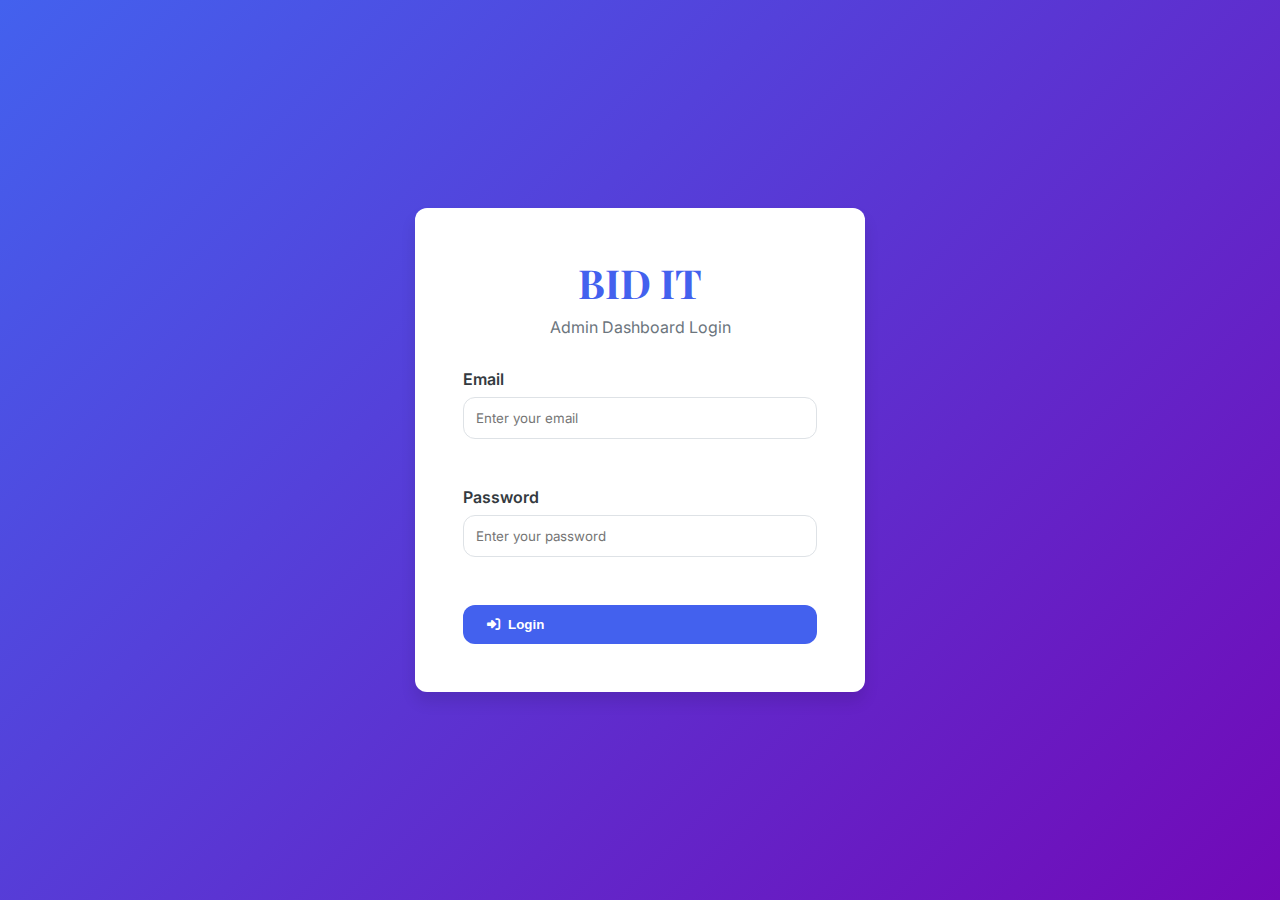
<file: Frontend/admindashboard.html>
<!DOCTYPE html>
<html lang="en">
<head>
  <meta charset="UTF-8" />
  <meta name="viewport" content="width=device-width, initial-scale=1" />
  <title>Admin Dashboard | BID IT</title>
  <link href="https://fonts.googleapis.com/css2?family=Inter:wght@300;400;500;600;700;800&family=Playfair+Display:wght@400;600;700&display=swap" rel="stylesheet">
  <link rel="stylesheet" href="https://cdnjs.cloudflare.com/ajax/libs/font-awesome/6.4.0/css/all.min.css">
  <style>
    :root {
      --primary: #4361ee;
      --primary-dark: #3a56d4;
      --secondary: #7209b7;
      --accent: #f72585;
      --success: #28a745;
      --warning: #ffc107;
      --danger: #dc3545;
      --light: #f8f9fa;
      --dark: #212529;
      --gray-100: #f8f9fa;
      --gray-200: #e9ecef;
      --gray-300: #dee2e6;
      --gray-600: #6c757d;
      --gray-800: #343a40;
      --border-radius: 12px;
      --shadow-sm: 0 2px 4px rgba(0,0,0,0.05);
      --shadow-md: 0 4px 6px rgba(0,0,0,0.07);
      --shadow-lg: 0 10px 15px rgba(0,0,0,0.1);
      --transition: all 0.3s ease;
    }

    * {
      margin: 0;
      padding: 0;
      box-sizing: border-box;
    }

    body {
      font-family: 'Inter', sans-serif;
      background-color: var(--gray-100);
      color: var(--gray-800);
    }

    /* SIDEBAR */
    .sidebar {
      position: fixed;
      left: 0;
      top: 0;
      height: 100vh;
      width: 260px;
      background-color: var(--dark);
      color: white;
      padding: 2rem 0;
      z-index: 1000;
      transition: var(--transition);
      overflow-y: auto;
    }

    .sidebar.collapsed {
      width: 80px;
    }

    .sidebar-header {
      padding: 0 1.5rem 2rem;
      border-bottom: 1px solid rgba(255,255,255,0.1);
      display: flex;
      align-items: center;
      justify-content: space-between;
    }

    .sidebar-brand {
      font-family: 'Playfair Display', serif;
      font-size: 1.5rem;
      font-weight: 700;
      color: var(--primary);
    }

    .sidebar.collapsed .sidebar-brand {
      display: none;
    }

    .sidebar-toggle {
      background: none;
      border: none;
      color: white;
      font-size: 1.2rem;
      cursor: pointer;
    }

    .sidebar-menu {
      list-style: none;
      padding: 1rem 0;
    }

    .sidebar-menu li {
      margin: 0.25rem 0;
    }

    .sidebar-menu a {
      display: flex;
      align-items: center;
      gap: 1rem;
      padding: 1rem 1.5rem;
      color: rgba(255,255,255,0.8);
      text-decoration: none;
      transition: var(--transition);
    }

    .sidebar-menu a:hover,
    .sidebar-menu a.active {
      background-color: rgba(255,255,255,0.1);
      color: white;
    }

    .sidebar-menu i {
      width: 24px;
      text-align: center;
      font-size: 1.2rem;
    }

    .sidebar.collapsed .sidebar-menu span {
      display: none;
    }

    /* MAIN CONTENT */
    .main-content {
      margin-left: 260px;
      transition: var(--transition);
      min-height: 100vh;
    }

    .sidebar.collapsed + .main-content {
      margin-left: 80px;
    }

    /* TOPBAR */
    .topbar {
      background-color: white;
      padding: 1rem 2rem;
      box-shadow: var(--shadow-sm);
      display: flex;
      justify-content: space-between;
      align-items: center;
      position: sticky;
      top: 0;
      z-index: 100;
    }

    .topbar-left h1 {
      font-size: 1.5rem;
      font-weight: 600;
    }

    .topbar-right {
      display: flex;
      align-items: center;
      gap: 1.5rem;
    }

    .notification-icon {
      position: relative;
      cursor: pointer;
      font-size: 1.2rem;
      color: var(--gray-600);
    }

    .notification-badge {
      position: absolute;
      top: -8px;
      right: -8px;
      background-color: var(--danger);
      color: white;
      border-radius: 50%;
      width: 18px;
      height: 18px;
      font-size: 0.7rem;
      display: flex;
      align-items: center;
      justify-content: center;
    }

    .admin-profile {
      display: flex;
      align-items: center;
      gap: 0.75rem;
      cursor: pointer;
      padding: 0.5rem;
      border-radius: var(--border-radius);
      transition: var(--transition);
    }

    .admin-profile:hover {
      background-color: var(--gray-100);
    }

    .admin-avatar {
      width: 40px;
      height: 40px;
      border-radius: 50%;
      background: linear-gradient(135deg, var(--primary), var(--secondary));
      display: flex;
      align-items: center;
      justify-content: center;
      color: white;
      font-weight: 600;
    }

    /* CONTENT AREA */
    .content-area {
      padding: 2rem;
    }

    /* STATS CARDS */
    .stats-grid {
      display: grid;
      grid-template-columns: repeat(auto-fit, minmax(250px, 1fr));
      gap: 1.5rem;
      margin-bottom: 2rem;
    }

    .stat-card {
      background-color: white;
      padding: 1.5rem;
      border-radius: var(--border-radius);
      box-shadow: var(--shadow-sm);
      transition: var(--transition);
    }

    .stat-card:hover {
      transform: translateY(-5px);
      box-shadow: var(--shadow-md);
    }

    .stat-header {
      display: flex;
      justify-content: space-between;
      align-items: center;
      margin-bottom: 1rem;
    }

    .stat-icon {
      width: 50px;
      height: 50px;
      border-radius: 12px;
      display: flex;
      align-items: center;
      justify-content: center;
      font-size: 1.5rem;
      color: white;
    }

    .stat-icon.primary { background: linear-gradient(135deg, var(--primary), var(--primary-dark)); }
    .stat-icon.success { background: linear-gradient(135deg, var(--success), #1e7e34); }
    .stat-icon.warning { background: linear-gradient(135deg, var(--warning), #e0a800); }
    .stat-icon.danger { background: linear-gradient(135deg, var(--danger), #bd2130); }

    .stat-value {
      font-size: 2rem;
      font-weight: 700;
      color: var(--dark);
      margin-bottom: 0.25rem;
    }

    .stat-label {
      color: var(--gray-600);
      font-size: 0.9rem;
    }

    .stat-change {
      font-size: 0.85rem;
      margin-top: 0.5rem;
    }

    .stat-change.positive {
      color: var(--success);
    }

    .stat-change.negative {
      color: var(--danger);
    }

    /* CHARTS SECTION */
    .charts-section {
      display: grid;
      grid-template-columns: 2fr 1fr;
      gap: 1.5rem;
      margin-bottom: 2rem;
    }

    .chart-card {
      background-color: white;
      padding: 1.5rem;
      border-radius: var(--border-radius);
      box-shadow: var(--shadow-sm);
    }

    .chart-header {
      display: flex;
      justify-content: space-between;
      align-items: center;
      margin-bottom: 1.5rem;
    }

    .chart-header h3 {
      font-size: 1.2rem;
      font-weight: 600;
    }

    .chart-filter {
      padding: 0.5rem 1rem;
      border: 1px solid var(--gray-300);
      border-radius: var(--border-radius);
      background-color: white;
      cursor: pointer;
    }

    .chart-placeholder {
      height: 300px;
      background: linear-gradient(135deg, var(--gray-100), var(--gray-200));
      border-radius: var(--border-radius);
      display: flex;
      align-items: center;
      justify-content: center;
      color: var(--gray-600);
    }

    /* DATA TABLE */
    .data-table-section {
      background-color: white;
      padding: 1.5rem;
      border-radius: var(--border-radius);
      box-shadow: var(--shadow-sm);
      margin-bottom: 2rem;
    }

    .table-header {
      display: flex;
      justify-content: space-between;
      align-items: center;
      margin-bottom: 1.5rem;
    }

    .table-header h3 {
      font-size: 1.2rem;
      font-weight: 600;
    }

    .table-actions {
      display: flex;
      gap: 1rem;
    }

    .search-box {
      padding: 0.5rem 1rem;
      border: 1px solid var(--gray-300);
      border-radius: var(--border-radius);
      width: 250px;
    }

    .btn {
      padding: 0.75rem 1.5rem;
      border-radius: var(--border-radius);
      border: none;
      font-weight: 600;
      cursor: pointer;
      transition: var(--transition);
      display: inline-flex;
      align-items: center;
      gap: 0.5rem;
    }

    .btn-primary {
      background-color: var(--primary);
      color: white;
    }

    .btn-primary:hover {
      background-color: var(--primary-dark);
    }

    .btn-success {
      background-color: var(--success);
      color: white;
    }

    .btn-danger {
      background-color: var(--danger);
      color: white;
    }

    .btn-sm {
      padding: 0.5rem 1rem;
      font-size: 0.85rem;
    }

    table {
      width: 100%;
      border-collapse: collapse;
    }

    thead {
      background-color: var(--gray-100);
    }

    th, td {
      padding: 1rem;
      text-align: left;
      border-bottom: 1px solid var(--gray-200);
    }

    th {
      font-weight: 600;
      color: var(--gray-800);
    }

    tbody tr:hover {
      background-color: var(--gray-100);
    }

    .status-badge {
      padding: 0.25rem 0.75rem;
      border-radius: 50px;
      font-size: 0.8rem;
      font-weight: 600;
    }

    .status-active {
      background-color: #d4edda;
      color: #155724;
    }

    .status-pending {
      background-color: #fff3cd;
      color: #856404;
    }

    .status-blocked {
      background-color: #f8d7da;
      color: #721c24;
    }

    .action-buttons {
      display: flex;
      gap: 0.5rem;
    }

    .action-btn {
      background: none;
      border: none;
      cursor: pointer;
      padding: 0.5rem;
      border-radius: 6px;
      transition: var(--transition);
    }

    .action-btn:hover {
      background-color: var(--gray-200);
    }

    .action-btn.edit { color: var(--primary); }
    .action-btn.delete { color: var(--danger); }
    .action-btn.view { color: var(--success); }

    /* MODAL */
    .modal {
      position: fixed;
      top: 0;
      left: 0;
      width: 100%;
      height: 100%;
      background-color: rgba(0,0,0,0.5);
      display: none;
      align-items: center;
      justify-content: center;
      z-index: 2000;
    }

    .modal.active {
      display: flex;
    }

    .modal-content {
      background-color: white;
      padding: 2rem;
      border-radius: var(--border-radius);
      width: 90%;
      max-width: 600px;
      max-height: 90vh;
      overflow-y: auto;
    }

    .modal-header {
      display: flex;
      justify-content: space-between;
      align-items: center;
      margin-bottom: 1.5rem;
    }

    .modal-header h2 {
      font-size: 1.5rem;
    }

    .close-modal {
      background: none;
      border: none;
      font-size: 1.5rem;
      cursor: pointer;
      color: var(--gray-600);
    }

    .form-group {
      margin-bottom: 1.5rem;
    }

    .form-group label {
      display: block;
      margin-bottom: 0.5rem;
      font-weight: 600;
      color: var(--gray-800);
    }

    .form-group input,
    .form-group select,
    .form-group textarea {
      width: 100%;
      padding: 0.75rem;
      border: 1px solid var(--gray-300);
      border-radius: var(--border-radius);
      font-family: inherit;
    }

    .form-group textarea {
      min-height: 100px;
      resize: vertical;
    }

    /* LOGIN PAGE */
    .login-container {
      min-height: 100vh;
      display: flex;
      align-items: center;
      justify-content: center;
      background: linear-gradient(135deg, var(--primary), var(--secondary));
    }

    .login-box {
      background-color: white;
      padding: 3rem;
      border-radius: var(--border-radius);
      box-shadow: var(--shadow-lg);
      width: 90%;
      max-width: 450px;
    }

    .login-header {
      text-align: center;
      margin-bottom: 2rem;
    }

    .login-header h1 {
      font-family: 'Playfair Display', serif;
      color: var(--primary);
      font-size: 2.5rem;
      margin-bottom: 0.5rem;
    }

    .login-header p {
      color: var(--gray-600);
    }

    .login-form {
      display: flex;
      flex-direction: column;
      gap: 1.5rem;
    }

    .error-message {
      background-color: #f8d7da;
      color: #721c24;
      padding: 0.75rem;
      border-radius: var(--border-radius);
      display: none;
    }

    .error-message.show {
      display: block;
    }

    /* RESPONSIVE */
    @media (max-width: 1024px) {
      .charts-section {
        grid-template-columns: 1fr;
      }
    }

    @media (max-width: 768px) {
      .sidebar {
        width: 80px;
      }

      .sidebar-brand,
      .sidebar-menu span {
        display: none;
      }

      .main-content {
        margin-left: 80px;
      }

      .topbar {
        padding: 1rem;
      }

      .content-area {
        padding: 1rem;
      }

      .stats-grid {
        grid-template-columns: 1fr;
      }

      .table-actions {
        flex-direction: column;
      }

      .search-box {
        width: 100%;
      }
    }
  </style>
</head>
<body>

  <!-- LOGIN PAGE -->
  <div id="loginPage" class="login-container">
    <div class="login-box">
      <div class="login-header">
        <h1>BID IT</h1>
        <p>Admin Dashboard Login</p>
      </div>
      <form id="loginForm" class="login-form">
        <div class="error-message" id="loginError"></div>
        <div class="form-group">
          <label for="loginEmail">Email</label>
          <input type="email" id="loginEmail" placeholder="Enter your email" required />
        </div>
        <div class="form-group">
          <label for="loginPassword">Password</label>
          <input type="password" id="loginPassword" placeholder="Enter your password" required />
        </div>
        <button type="submit" class="btn btn-primary" style="width: 100%;">
          <i class="fas fa-sign-in-alt"></i> Login
        </button>
      </form>
    </div>
  </div>

  <!-- ADMIN DASHBOARD -->
  <div id="adminDashboard" style="display: none;">
    <!-- SIDEBAR -->
    <aside class="sidebar" id="sidebar">
      <div class="sidebar-header">
        <div class="sidebar-brand">BID IT</div>
        <button class="sidebar-toggle" onclick="toggleSidebar()">
          <i class="fas fa-bars"></i>
        </button>
      </div>
      <ul class="sidebar-menu">
        <li><a href="#" class="active" onclick="showSection('dashboard')"><i class="fas fa-home"></i><span>Dashboard</span></a></li>
        <li><a href="#" onclick="showSection('users')"><i class="fas fa-users"></i><span>Users</span></a></li>
        <li><a href="#" onclick="showSection('products')"><i class="fas fa-box"></i><span>Products</span></a></li>
        <li><a href="#" onclick="showSection('orders')"><i class="fas fa-shopping-cart"></i><span>Orders</span></a></li>
        <li><a href="#" onclick="showSection('auctions')"><i class="fas fa-gavel"></i><span>Auctions</span></a></li>
        <li><a href="#" onclick="showSection('flash-sales')"><i class="fas fa-bolt"></i><span>Flash Sales</span></a></li>
        <li><a href="#" onclick="showSection('universities')"><i class="fas fa-university"></i><span>Universities</span></a></li>
        <li><a href="#" onclick="showSection('reports')"><i class="fas fa-flag"></i><span>Reports</span></a></li>
        <li><a href="#" onclick="showSection('analytics')"><i class="fas fa-chart-line"></i><span>Analytics</span></a></li>
        <li><a href="#" onclick="showSection('settings')"><i class="fas fa-cog"></i><span>Settings</span></a></li>
        <li><a href="#" onclick="logout()"><i class="fas fa-sign-out-alt"></i><span>Logout</span></a></li>
      </ul>
    </aside>

    <!-- MAIN CONTENT -->
    <div class="main-content">
      <!-- TOPBAR -->
      <div class="topbar">
        <div class="topbar-left">
          <h1 id="pageTitle">Dashboard Overview</h1>
        </div>
        <div class="topbar-right">
          <div class="notification-icon">
            <i class="fas fa-bell"></i>
            <span class="notification-badge">5</span>
          </div>
          <div class="admin-profile">
            <div class="admin-avatar">A</div>
            <div>
              <div style="font-weight: 600; font-size: 0.9rem;">Admin</div>
              <div style="font-size: 0.75rem; color: var(--gray-600);">Administrator</div>
            </div>
          </div>
        </div>
      </div>

      <!-- CONTENT AREA -->
      <div class="content-area">
        <!-- DASHBOARD SECTION -->
        <div id="dashboardSection">
          <!-- STATS CARDS -->
          <div class="stats-grid">
            <div class="stat-card">
              <div class="stat-header">
                <div>
                  <div class="stat-value" id="totalUsers">0</div>
                  <div class="stat-label">Total Users</div>
                </div>
                <div class="stat-icon primary">
                  <i class="fas fa-users"></i>
                </div>
              </div>
              <div class="stat-change positive">
                <i class="fas fa-arrow-up"></i> 12% from last month
              </div>
            </div>

            <div class="stat-card">
              <div class="stat-header">
                <div>
                  <div class="stat-value" id="totalProducts">0</div>
                  <div class="stat-label">Total Products</div>
                </div>
                <div class="stat-icon success">
                  <i class="fas fa-box"></i>
                </div>
              </div>
              <div class="stat-change positive">
                <i class="fas fa-arrow-up"></i> 8% from last month
              </div>
            </div>

            <div class="stat-card">
              <div class="stat-header">
                <div>
                  <div class="stat-value" id="totalOrders">0</div>
                  <div class="stat-label">Total Orders</div>
                </div>
                <div class="stat-icon warning">
                  <i class="fas fa-shopping-cart"></i>
                </div>
              </div>
              <div class="stat-change positive">
                <i class="fas fa-arrow-up"></i> 15% from last month
              </div>
            </div>

            <div class="stat-card">
              <div class="stat-header">
                <div>
                  <div class="stat-value" id="totalRevenue">₦0</div>
                  <div class="stat-label">Total Revenue</div>
                </div>
                <div class="stat-icon danger">
                  <i class="fas fa-dollar-sign"></i>
                </div>
              </div>
              <div class="stat-change positive">
                <i class="fas fa-arrow-up"></i> 23% from last month
              </div>
            </div>
          </div>

          <!-- CHARTS -->
          <div class="charts-section">
            <div class="chart-card">
              <div class="chart-header">
                <h3>Sales Overview</h3>
                <select class="chart-filter">
                  <option>Last 7 Days</option>
                  <option>Last 30 Days</option>
                  <option>Last Year</option>
                </select>
              </div>
              <div class="chart-placeholder">
                <i class="fas fa-chart-line" style="font-size: 3rem;"></i>
              </div>
            </div>

            <div class="chart-card">
              <div class="chart-header">
                <h3>Top Categories</h3>
              </div>
              <div class="chart-placeholder">
                <i class="fas fa-chart-pie" style="font-size: 3rem;"></i>
              </div>
            </div>
          </div>

          <!-- RECENT ACTIVITY -->
          <div class="data-table-section">
            <div class="table-header">
              <h3>Recent Orders</h3>
              <button class="btn btn-primary btn-sm">View All</button>
            </div>
            <table>
              <thead>
                <tr>
                  <th>Order ID</th>
                  <th>Customer</th>
                  <th>Product</th>
                  <th>Amount</th>
                  <th>Status</th>
                  <th>Date</th>
                </tr>
              </thead>
              <tbody id="recentOrdersTable">
                <tr>
                  <td colspan="6" style="text-align: center; padding: 2rem;">No data available</td>
                </tr>
              </tbody>
            </table>
          </div>
        </div>

        <!-- USERS SECTION -->
        <div id="usersSection" style="display: none;">
          <div class="data-table-section">
            <div class="table-header">
              <h3>All Users</h3>
              <div class="table-actions">
                <input type="search" class="search-box" placeholder="Search users..." />
                <button class="btn btn-primary btn-sm">
                  <i class="fas fa-filter"></i> Filter
                </button>
              </div>
            </div>
            <table>
              <thead>
                <tr>
                  <th>ID</th>
                  <th>Name</th>
                  <th>Email</th>
                  <th>University</th>
                  <th>Role</th>
                  <th>Status</th>
                  <th>Joined</th>
                  <th>Actions</th>
                </tr>
              </thead>
              <tbody id="usersTable">
                <tr>
                  <td colspan="8" style="text-align: center; padding: 2rem;">Loading...</td>
                </tr>
              </tbody>
            </table>
          </div>
        </div>

        <!-- PRODUCTS SECTION -->
        <div id="productsSection" style="display: none;">
          <div class="data-table-section">
            <div class="table-header">
              <h3>All Products</h3>
              <div class="table-actions">
                <input type="search" class="search-box" placeholder="Search products..." />
                <button class="btn btn-primary btn-sm" onclick="openCreateFlashSale()">
                  <i class="fas fa-bolt"></i> Create Flash Sale
                </button>
              </div>
            </div>
            <table>
              <thead>
                <tr>
                  <th>ID</th>
                  <th>Title</th>
                  <th>Category</th>
                  <th>Price</th>
                  <th>Seller</th>
                  <th>Status</th>
                  <th>Views</th>
                  <th>Actions</th>
                </tr>
              </thead>
              <tbody id="productsTable">
                <tr>
                  <td colspan="8" style="text-align: center; padding: 2rem;">Loading...</td>
                </tr>
              </tbody>
            </table>
          </div>
        </div>

        <!-- OTHER SECTIONS (Orders, Auctions, etc.) -->
        <div id="ordersSection" style="display: none;">
          <div class="data-table-section">
            <h3>Orders Management</h3>
            <p style="color: var(--gray-600); padding: 2rem;">Orders section coming soon...</p>
          </div>
        </div>

        <div id="auctionsSection" style="display: none;">
          <div class="data-table-section">
            <h3>Auctions Management</h3>
            <p style="color: var(--gray-600); padding: 2rem;">Auctions section coming soon...</p>
          </div>
        </div>

        <div id="flashSalesSection" style="display: none;">
          <div class="data-table-section">
            <h3>Flash Sales Management</h3>
            <p style="color: var(--gray-600); padding: 2rem;">Flash sales section coming soon...</p>
          </div>
        </div>

        <div id="universitiesSection" style="display: none;">
          <div class="data-table-section">
            <h3>Universities Management</h3>
            <p style="color: var(--gray-600); padding: 2rem;">Universities section coming soon...</p>
          </div>
        </div>

        <div id="reportsSection" style="display: none;">
          <div class="data-table-section">
            <h3>Reports & Flags</h3>
            <p style="color: var(--gray-600); padding: 2rem;">Reports section coming soon...</p>
          </div>
        </div>

        <div id="analyticsSection" style="display: none;">
          <div class="data-table-section">
            <h3>Analytics</h3>
            <p style="color: var(--gray-600); padding: 2rem;">Analytics section coming soon...</p>
          </div>
        </div>

        <div id="settingsSection" style="display: none;">
          <div class="data-table-section">
            <h3>Settings</h3>
            <p style="color: var(--gray-600); padding: 2rem;">Settings section coming soon...</p>
          </div>
        </div>
      </div>
    </div>
  </div>

  <!-- CREATE FLASH SALE MODAL -->
  <div id="flashSaleModal" class="modal">
    <div class="modal-content">
      <div class="modal-header">
        <h2>Create Flash Sale</h2>
        <button class="close-modal" onclick="closeFlashSaleModal()">&times;</button>
      </div>
      <form id="flashSaleForm">
        <div class="form-group">
          <label>Product ID</label>
          <input type="number" id="flashProductId" required />
        </div>
        <div class="form-group">
          <label>Flash Price (₦)</label>
          <input type="number" id="flashPrice" required />
        </div>
        <div class="form-group">
          <label>Discount Percentage</label>
          <input type="number" id="flashDiscount" min="1" max="100" required />
        </div>
        <div class="form-group">
          <label>End Time</label>
          <input type="datetime-local" id="flashEndTime" required />
        </div>
        <div class="form-group">
          <label>Quantity Limit (Optional)</label>
          <input type="number" id="flashQuantity" />
        </div>
        <button type="submit" class="btn btn-primary" style="width: 100%;">
          <i class="fas fa-bolt"></i> Create Flash Sale
        </button>
      </form>
    </div>
  </div>

  <script src="admindashboard.js"></script>
</body>
</html>
</file>
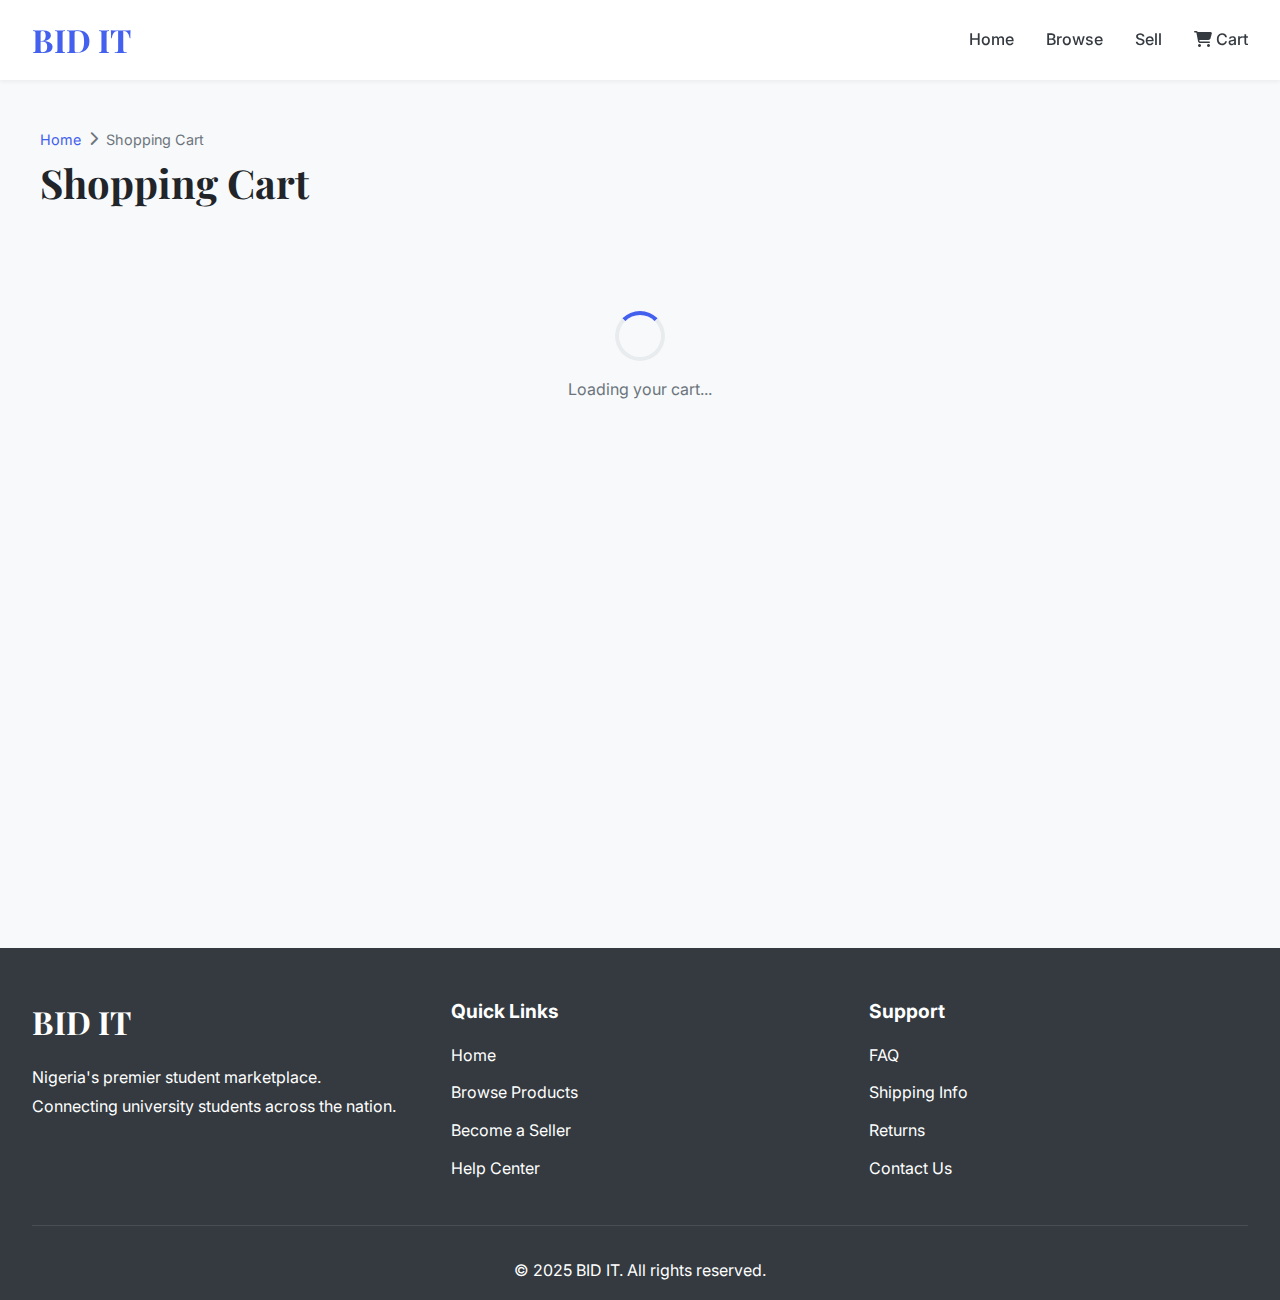
<file: Frontend/cart.html>
<!DOCTYPE html>
<html lang="en">
<head>
  <meta charset="UTF-8" />
  <meta name="viewport" content="width=device-width, initial-scale=1" />
  <title>Shopping Cart | BID IT</title>
  <link href="https://fonts.googleapis.com/css2?family=Inter:wght@300;400;500;600;700;800&family=Playfair+Display:wght@400;600;700&display=swap" rel="stylesheet">
  <link rel="stylesheet" href="https://cdnjs.cloudflare.com/ajax/libs/font-awesome/6.4.0/css/all.min.css">
  <style>
    :root {
      --primary: #4361ee;
      --primary-dark: #3a56d4;
      --secondary: #7209b7;
      --accent: #f72585;
      --success: #28a745;
      --danger: #dc3545;
      --warning: #ffc107;
      --light: #f8f9fa;
      --dark: #212529;
      --gray-100: #f8f9fa;
      --gray-200: #e9ecef;
      --gray-300: #dee2e6;
      --gray-600: #6c757d;
      --gray-800: #343a40;
      --border-radius: 12px;
      --shadow-sm: 0 2px 4px rgba(0,0,0,0.05);
      --shadow-md: 0 4px 6px rgba(0,0,0,0.07);
      --shadow-lg: 0 10px 15px rgba(0,0,0,0.1);
      --transition: all 0.3s ease;
    }

    * {
      margin: 0;
      padding: 0;
      box-sizing: border-box;
    }

    body {
      font-family: 'Inter', -apple-system, BlinkMacSystemFont, 'Segoe UI', Roboto, Oxygen, Ubuntu, Cantarell, sans-serif;
      line-height: 1.6;
      color: var(--gray-800);
      background-color: var(--gray-100);
    }

    /* NAVBAR */
    .navbar {
      background-color: white;
      position: fixed;
      top: 0;
      width: 100%;
      z-index: 1000;
      box-shadow: var(--shadow-sm);
      padding: 1rem 0;
      height: 80px;
    }

    .navbar-container {
      display: flex;
      align-items: center;
      justify-content: space-between;
      max-width: 1400px;
      margin: 0 auto;
      padding: 0 2rem;
      height: 100%;
    }

    .navbar-brand {
      font-family: 'Playfair Display', serif;
      font-size: 2rem;
      color: var(--primary);
      font-weight: 700;
      text-decoration: none;
    }

    .navbar-links {
      display: flex;
      gap: 2rem;
      align-items: center;
    }

    .navbar-links a {
      color: var(--gray-800);
      text-decoration: none;
      font-weight: 500;
      transition: var(--transition);
    }

    .navbar-links a:hover {
      color: var(--primary);
    }

    /* MAIN CONTENT */
    .main-content {
      margin-top: 80px;
      min-height: calc(100vh - 80px);
      padding: 3rem 2rem;
    }

    .container {
      max-width: 1200px;
      margin: 0 auto;
    }

    .page-header {
      margin-bottom: 2rem;
    }

    .page-header h1 {
      font-size: 2.5rem;
      font-family: 'Playfair Display', serif;
      color: var(--dark);
      margin-bottom: 0.5rem;
    }

    .breadcrumb {
      display: flex;
      align-items: center;
      gap: 0.5rem;
      font-size: 0.9rem;
      color: var(--gray-600);
    }

    .breadcrumb a {
      color: var(--primary);
      text-decoration: none;
    }

    /* CART LAYOUT */
    .cart-layout {
      display: grid;
      grid-template-columns: 1fr 400px;
      gap: 2rem;
    }

    /* CART ITEMS */
    .cart-items {
      background: white;
      border-radius: var(--border-radius);
      box-shadow: var(--shadow-sm);
      padding: 2rem;
    }

    .cart-items-header {
      display: flex;
      justify-content: space-between;
      align-items: center;
      margin-bottom: 1.5rem;
      padding-bottom: 1rem;
      border-bottom: 2px solid var(--gray-200);
    }

    .cart-items-header h2 {
      font-size: 1.5rem;
      font-family: 'Playfair Display', serif;
    }

    .clear-cart-btn {
      background: none;
      border: none;
      color: var(--danger);
      cursor: pointer;
      font-weight: 600;
      transition: var(--transition);
    }

    .clear-cart-btn:hover {
      text-decoration: underline;
    }

    .cart-item {
      display: flex;
      gap: 1.5rem;
      padding: 1.5rem 0;
      border-bottom: 1px solid var(--gray-200);
      transition: var(--transition);
    }

    .cart-item:hover {
      background-color: var(--gray-100);
      padding-left: 1rem;
      padding-right: 1rem;
      margin-left: -1rem;
      margin-right: -1rem;
      border-radius: var(--border-radius);
    }

    .cart-item-image {
      width: 120px;
      height: 120px;
      border-radius: var(--border-radius);
      overflow: hidden;
      flex-shrink: 0;
    }

    .cart-item-image img {
      width: 100%;
      height: 100%;
      object-fit: cover;
    }

    .cart-item-details {
      flex: 1;
      display: flex;
      flex-direction: column;
      justify-content: space-between;
    }

    .cart-item-title {
      font-size: 1.1rem;
      font-weight: 600;
      margin-bottom: 0.5rem;
      color: var(--dark);
    }

    .cart-item-seller {
      font-size: 0.9rem;
      color: var(--gray-600);
      margin-bottom: 0.5rem;
    }

    .cart-item-price {
      font-size: 1.3rem;
      font-weight: 700;
      color: var(--primary);
    }

    .cart-item-actions {
      display: flex;
      align-items: center;
      gap: 1rem;
    }

    .quantity-control {
      display: flex;
      align-items: center;
      gap: 0.5rem;
      background: var(--gray-100);
      padding: 0.5rem;
      border-radius: var(--border-radius);
    }

    .quantity-btn {
      width: 30px;
      height: 30px;
      border: none;
      background: white;
      border-radius: 6px;
      cursor: pointer;
      font-weight: 600;
      transition: var(--transition);
    }

    .quantity-btn:hover {
      background: var(--primary);
      color: white;
    }

    .quantity-value {
      min-width: 30px;
      text-align: center;
      font-weight: 600;
    }

    .remove-btn {
      background: none;
      border: none;
      color: var(--danger);
      cursor: pointer;
      font-size: 1.2rem;
      padding: 0.5rem;
      transition: var(--transition);
    }

    .remove-btn:hover {
      transform: scale(1.2);
    }

    /* CART SUMMARY */
    .cart-summary {
      position: sticky;
      top: 100px;
      height: fit-content;
    }

    .summary-card {
      background: white;
      border-radius: var(--border-radius);
      box-shadow: var(--shadow-sm);
      padding: 2rem;
    }

    .summary-card h3 {
      font-size: 1.3rem;
      font-family: 'Playfair Display', serif;
      margin-bottom: 1.5rem;
      padding-bottom: 1rem;
      border-bottom: 2px solid var(--gray-200);
    }

    .summary-row {
      display: flex;
      justify-content: space-between;
      margin-bottom: 1rem;
      color: var(--gray-600);
    }

    .summary-row.total {
      margin-top: 1.5rem;
      padding-top: 1.5rem;
      border-top: 2px solid var(--gray-200);
      font-size: 1.2rem;
      font-weight: 700;
      color: var(--dark);
    }

    .summary-row.total .amount {
      color: var(--primary);
      font-size: 1.5rem;
    }

    .checkout-btn {
      width: 100%;
      padding: 1.25rem;
      background: linear-gradient(135deg, var(--primary), var(--secondary));
      color: white;
      border: none;
      border-radius: var(--border-radius);
      font-size: 1.1rem;
      font-weight: 600;
      cursor: pointer;
      transition: var(--transition);
      margin-top: 1.5rem;
      display: flex;
      align-items: center;
      justify-content: center;
      gap: 0.5rem;
    }

    .checkout-btn:hover {
      transform: translateY(-2px);
      box-shadow: var(--shadow-lg);
    }

    .checkout-btn:disabled {
      opacity: 0.6;
      cursor: not-allowed;
    }

    .continue-shopping {
      width: 100%;
      padding: 1rem;
      background: white;
      color: var(--primary);
      border: 2px solid var(--primary);
      border-radius: var(--border-radius);
      font-weight: 600;
      cursor: pointer;
      transition: var(--transition);
      margin-top: 1rem;
      text-decoration: none;
      display: block;
      text-align: center;
    }

    .continue-shopping:hover {
      background: var(--primary);
      color: white;
    }

    /* EMPTY CART */
    .empty-cart {
      text-align: center;
      padding: 4rem 2rem;
      background: white;
      border-radius: var(--border-radius);
      box-shadow: var(--shadow-sm);
    }

    .empty-cart i {
      font-size: 5rem;
      color: var(--gray-300);
      margin-bottom: 1.5rem;
    }

    .empty-cart h3 {
      font-size: 1.8rem;
      font-family: 'Playfair Display', serif;
      margin-bottom: 1rem;
    }

    .empty-cart p {
      color: var(--gray-600);
      margin-bottom: 2rem;
      font-size: 1.1rem;
    }

    /* LOADING STATE */
    .loading {
      display: flex;
      flex-direction: column;
      align-items: center;
      justify-content: center;
      padding: 4rem;
      color: var(--gray-600);
    }

    .spinner {
      border: 4px solid var(--gray-200);
      border-top: 4px solid var(--primary);
      border-radius: 50%;
      width: 50px;
      height: 50px;
      animation: spin 1s linear infinite;
      margin-bottom: 1rem;
    }

    @keyframes spin {
      0% { transform: rotate(0deg); }
      100% { transform: rotate(360deg); }
    }

    /* FOOTER */
    .site-footer {
      background-color: var(--gray-800);
      color: white;
      padding: 3rem 2rem 1rem;
      margin-top: 3rem;
    }

    .footer-content {
      display: grid;
      grid-template-columns: repeat(auto-fit, minmax(250px, 1fr));
      gap: 2.5rem;
      max-width: 1400px;
      margin: 0 auto 2rem;
    }

    .footer-brand h3 {
      color: white;
      font-family: 'Playfair Display', serif;
      font-size: 2rem;
      margin-bottom: 1rem;
    }

    .footer-brand p {
      color: var(--gray-400);
      line-height: 1.8;
    }

    .footer-links h4 {
      color: white;
      margin-bottom: 1rem;
      font-size: 1.2rem;
    }

    .footer-links a {
      display: block;
      color: var(--gray-400);
      text-decoration: none;
      margin-bottom: 0.75rem;
      transition: var(--transition);
    }

    .footer-links a:hover {
      color: var(--primary);
      padding-left: 0.5rem;
    }

    .footer-bottom {
      text-align: center;
      padding-top: 2rem;
      border-top: 1px solid rgba(255,255,255,0.1);
      color: var(--gray-500);
      max-width: 1400px;
      margin: 0 auto;
    }

    /* RESPONSIVE */
    @media (max-width: 1024px) {
      .cart-layout {
        grid-template-columns: 1fr;
      }

      .cart-summary {
        position: static;
      }
    }

    @media (max-width: 768px) {
      .navbar-container {
        padding: 0 1rem;
      }

      .main-content {
        padding: 2rem 1rem;
      }

      .cart-items,
      .summary-card {
        padding: 1.5rem;
      }

      .cart-item {
        flex-direction: column;
      }

      .cart-item-image {
        width: 100%;
        height: 200px;
      }
    }

    @media (max-width: 480px) {
      .page-header h1 {
        font-size: 2rem;
      }

      .cart-item-actions {
        flex-direction: column;
        align-items: flex-start;
      }
    }
  </style>
</head>
<body>
  <!-- NAVBAR -->
  <nav class="navbar">
    <div class="navbar-container">
      <a href="index.html" class="navbar-brand">BID IT</a>
      <div class="navbar-links">
        <a href="index.html">Home</a>
        <a href="buyerPage.html">Browse</a>
        <a href="sellerPage.html">Sell</a>
        <a href="cart.html"><i class="fas fa-shopping-cart"></i> Cart</a>
      </div>
    </div>
  </nav>

  <!-- MAIN CONTENT -->
  <div class="main-content">
    <div class="container">
      <!-- PAGE HEADER -->
      <div class="page-header">
        <div class="breadcrumb">
          <a href="index.html">Home</a>
          <i class="fas fa-chevron-right"></i>
          <span>Shopping Cart</span>
        </div>
        <h1>Shopping Cart</h1>
      </div>

      <!-- CART CONTENT -->
      <div id="cartContent">
        <div class="loading">
          <div class="spinner"></div>
          <p>Loading your cart...</p>
        </div>
      </div>
    </div>
  </div>

  <!-- FOOTER -->
  <footer class="site-footer">
    <div class="footer-content">
      <div class="footer-brand">
        <h3>BID IT</h3>
        <p>Nigeria's premier student marketplace. Connecting university students across the nation.</p>
      </div>

      <div class="footer-links">
        <h4>Quick Links</h4>
        <a href="index.html">Home</a>
        <a href="buyerPage.html">Browse Products</a>
        <a href="sellerPage.html">Become a Seller</a>
        <a href="help.html">Help Center</a>
      </div>

      <div class="footer-links">
        <h4>Support</h4>
        <a href="#">FAQ</a>
        <a href="#">Shipping Info</a>
        <a href="#">Returns</a>
        <a href="#">Contact Us</a>
      </div>
    </div>

    <div class="footer-bottom">
      <p>&copy; 2025 BID IT. All rights reserved.</p>
    </div>
  </footer>

  <!-- Toast Container -->
  <div id="toastContainer" style="position: fixed; top: 100px; right: 2rem; z-index: 4000;"></div>

  <!-- Paystack Script -->
  <script src="https://js.paystack.co/v1/inline.js"></script>

  <script>
    // ==========================
    // CONSTANTS
    // ==========================
    const API_BASE_URL = 'https://bid-it-backend.onrender.com/api';
    const PAYSTACK_PUBLIC_KEY = 'pk_test_f50f3f81315685aaee766c97128f172c9abe1adf';

    // ==========================
    // BYPASS PROVIDER.JS
    // ==========================
    const originalXHR = window.XMLHttpRequest;

    function cleanFetch(url, options = {}) {
      return new Promise((resolve, reject) => {
        const xhr = new originalXHR();
        const method = options.method || 'GET';
        
        xhr.open(method, url, true);
        
        if (options.headers) {
          Object.keys(options.headers).forEach(key => {
            xhr.setRequestHeader(key, options.headers[key]);
          });
        }
        
        xhr.onload = () => {
          const response = {
            ok: xhr.status >= 200 && xhr.status < 300,
            status: xhr.status,
            statusText: xhr.statusText,
            json: () => Promise.resolve(JSON.parse(xhr.responseText)),
            text: () => Promise.resolve(xhr.responseText)
          };
          resolve(response);
        };
        
        xhr.onerror = () => reject(new Error('Network error'));
        xhr.ontimeout = () => reject(new Error('Request timeout'));
        
        if (options.body) {
          xhr.send(options.body);
        } else {
          xhr.send();
        }
      });
    }

    // ==========================
    // UTILITY FUNCTIONS
    // ==========================
    function showToast(message, type = 'success') {
      const container = document.getElementById('toastContainer');
      if (!container) return;

      const toast = document.createElement('div');
      toast.style.cssText = `
        background: white;
        padding: 1rem 1.5rem;
        border-radius: 12px;
        box-shadow: 0 10px 15px rgba(0,0,0,0.1);
        border-left: 4px solid ${type === 'success' ? '#28a745' : '#dc3545'};
        margin-bottom: 1rem;
        display: flex;
        align-items: center;
        gap: 0.5rem;
        animation: slideIn 0.3s ease;
      `;
      
      toast.innerHTML = `
        <i class="fas fa-${type === 'success' ? 'check-circle' : 'exclamation-circle'}" 
           style="color: ${type === 'success' ? '#28a745' : '#dc3545'}"></i>
        ${message}
      `;
      
      container.appendChild(toast);
      
      setTimeout(() => {
        toast.style.animation = 'slideOut 0.3s ease';
        setTimeout(() => toast.remove(), 300);
      }, 3000);
    }

    function getAuthToken() {
      return localStorage.getItem('token');
    }

    function getAuthHeaders() {
      return {
        'Content-Type': 'application/json',
        'Authorization': `Bearer ${getAuthToken()}`
      };
    }

    function formatCurrency(amount) {
      return `₦${parseFloat(amount || 0).toLocaleString()}`;
    }

    // ==========================
    // CART STATE
    // ==========================
    let cartData = {
      items: [],
      total: 0,
      itemCount: 0
    };

    // ==========================
    // LOAD CART
    // ==========================
    async function loadCart() {
      const token = getAuthToken();
      
      if (!token) {
        showLoginRequired();
        return;
      }

      try {
        const response = await cleanFetch(`${API_BASE_URL}/cart`, {
          headers: getAuthHeaders()
        });

        if (!response.ok) {
          throw new Error('Failed to load cart');
        }

        const data = await response.json();
        cartData = {
          items: data.cartItems || [],
          total: data.total || 0,
          itemCount: data.itemCount || 0
        };

        renderCart();
      } catch (error) {
        console.error('Error loading cart:', error);
        showError('Failed to load cart. Please try again.');
      }
    }

    // ==========================
    // RENDER CART
    // ==========================
    function renderCart() {
      const cartContent = document.getElementById('cartContent');

      if (cartData.items.length === 0) {
        cartContent.innerHTML = `
          <div class="empty-cart">
            <i class="fas fa-shopping-cart"></i>
            <h3>Your cart is empty</h3>
            <p>Add some items to get started!</p>
            <a href="buyerPage.html" class="checkout-btn" style="max-width: 300px; margin: 0 auto;">
              <i class="fas fa-shopping-bag"></i> Browse Products
            </a>
          </div>
        `;
        return;
      }

      cartContent.innerHTML = `
        <div class="cart-layout">
          <!-- Cart Items -->
          <div class="cart-items">
            <div class="cart-items-header">
              <h2>Cart Items (${cartData.itemCount})</h2>
              <button class="clear-cart-btn" onclick="clearCart()">
                <i class="fas fa-trash"></i> Clear Cart
              </button>
            </div>
            <div id="cartItemsList"></div>
          </div>

          <!-- Cart Summary -->
          <div class="cart-summary">
            <div class="summary-card">
              <h3>Order Summary</h3>
              <div class="summary-row">
                <span>Subtotal (${cartData.itemCount} items)</span>
                <span class="amount">${formatCurrency(cartData.total)}</span>
              </div>
              <div class="summary-row">
                <span>Shipping</span>
                <span class="amount">Free</span>
              </div>
              <div class="summary-row total">
                <span>Total</span>
                <span class="amount">${formatCurrency(cartData.total)}</span>
              </div>
              <button class="checkout-btn" onclick="proceedToCheckout()">
                <i class="fas fa-lock"></i> Proceed to Checkout
              </button>
              <a href="buyerPage.html" class="continue-shopping">
                <i class="fas fa-arrow-left"></i> Continue Shopping
              </a>
            </div>
          </div>
        </div>
      `;

      renderCartItems();
    }

    function renderCartItems() {
      const cartItemsList = document.getElementById('cartItemsList');
      if (!cartItemsList) return;

      cartItemsList.innerHTML = cartData.items.map(item => {
        const imageUrl = item.image_url 
          ? `https://bid-it-backend.onrender.com${item.image_url}` 
          : 'https://via.placeholder.com/120x120?text=Product';

        return `
          <div class="cart-item">
            <div class="cart-item-image">
              <img src="${imageUrl}" alt="${item.title}" 
                   onerror="this.src='https://via.placeholder.com/120x120?text=No+Image'">
            </div>
            <div class="cart-item-details">
              <div>
                <div class="cart-item-title">${item.title}</div>
                <div class="cart-item-seller">
                  <i class="fas fa-user"></i> ${item.seller_name || 'Seller'}
                </div>
                <div class="cart-item-price">${formatCurrency(item.price)}</div>
              </div>
              <div class="cart-item-actions">
                <div class="quantity-control">
                  <button class="quantity-btn" onclick="updateQuantity(${item.id}, ${item.quantity - 1})">
                    <i class="fas fa-minus"></i>
                  </button>
                  <span class="quantity-value">${item.quantity}</span>
                  <button class="quantity-btn" onclick="updateQuantity(${item.id}, ${item.quantity + 1})">
                    <i class="fas fa-plus"></i>
                  </button>
                </div>
                <button class="remove-btn" onclick="removeFromCart(${item.id})" title="Remove item">
                  <i class="fas fa-trash"></i>
                </button>
              </div>
            </div>
          </div>
        `;
      }).join('');
    }

    // ==========================
    // CART ACTIONS
    // ==========================
    async function updateQuantity(itemId, newQuantity) {
      if (newQuantity < 1) {
        removeFromCart(itemId);
        return;
      }

      try {
        const response = await cleanFetch(`${API_BASE_URL}/cart/${itemId}`, {
          method: 'PUT',
          headers: getAuthHeaders(),
          body: JSON.stringify({ quantity: newQuantity })
        });

        if (!response.ok) {
          throw new Error('Failed to update quantity');
        }

        showToast('Quantity updated', 'success');
        loadCart();
      } catch (error) {
        console.error('Error updating quantity:', error);
        showToast('Failed to update quantity', 'error');
      }
    }

    async function removeFromCart(itemId) {
      if (!confirm('Remove this item from cart?')) return;

      try {
        const response = await cleanFetch(`${API_BASE_URL}/cart/${itemId}`, {
          method: 'PUT',
          headers: getAuthHeaders(),
          body: JSON.stringify({ quantity: 0 })
        });

        if (!response.ok) {
          throw new Error('Failed to remove item');
        }

        showToast('Item removed from cart', 'success');
        loadCart();
      } catch (error) {
        console.error('Error removing item:', error);
        showToast('Failed to remove item', 'error');
      }
    }

    async function clearCart() {
      if (!confirm('Clear all items from cart?')) return;

      try {
        const response = await cleanFetch(`${API_BASE_URL}/cart`, {
          method: 'DELETE',
          headers: getAuthHeaders()
        });

        if (!response.ok) {
          throw new Error('Failed to clear cart');
        }

        showToast('Cart cleared', 'success');
        loadCart();
      } catch (error) {
        console.error('Error clearing cart:', error);
        showToast('Failed to clear cart', 'error');
      }
    }

    // ==========================
    // CHECKOUT
    // ==========================
    function proceedToCheckout() {
      if (cartData.items.length === 0) {
        showToast('Your cart is empty', 'error');
        return;
      }

      const token = getAuthToken();
      if (!token) {
        showToast('Please login to checkout', 'error');
        setTimeout(() => {
          window.location.href = 'login.html';
        }, 1500);
        return;
      }

      // Get user email
      let userEmail = 'user@example.com';
      try {
        const tokenPayload = JSON.parse(atob(token.split('.')[1]));
        userEmail = tokenPayload.email || userEmail;
      } catch (e) {
        console.log('Could not extract email');
      }

      // Launch Paystack payment
      const handler = PaystackPop.setup({
        key: PAYSTACK_PUBLIC_KEY,
        email: userEmail,
        amount: cartData.total * 100, // Convert to kobo
        currency: "NGN",
        ref: `CART-${Date.now()}`,
        metadata: {
          custom_fields: [
            { display_name: "Cart Items", variable_name: "items", value: cartData.itemCount },
            { display_name: "Type", variable_name: "type", value: "Cart Purchase" }
          ],
        },
        callback: function (response) {
          handlePaymentSuccess(response);
        },
        onClose: function () {
          showToast('Payment cancelled', 'error');
        }
      });

      handler.openIframe();
    }

    async function handlePaymentSuccess(response) {
      try {
        showToast('Processing payment...', 'success');

        // Here you would typically confirm the payment with your backend
        // For now, we'll just clear the cart
        await cleanFetch(`${API_BASE_URL}/cart`, {
          method: 'DELETE',
          headers: getAuthHeaders()
        });

        showToast('✅ Payment successful! Thank you for your purchase.', 'success');
        
        setTimeout(() => {
          window.location.href = 'buyerPage.html';
        }, 2000);
      } catch (error) {
        console.error('Error processing payment:', error);
        showToast('Payment succeeded but order confirmation failed. Please contact support.', 'error');
      }
    }

    // ==========================
    // ERROR STATES
    // ==========================
    function showLoginRequired() {
      const cartContent = document.getElementByI
</file>
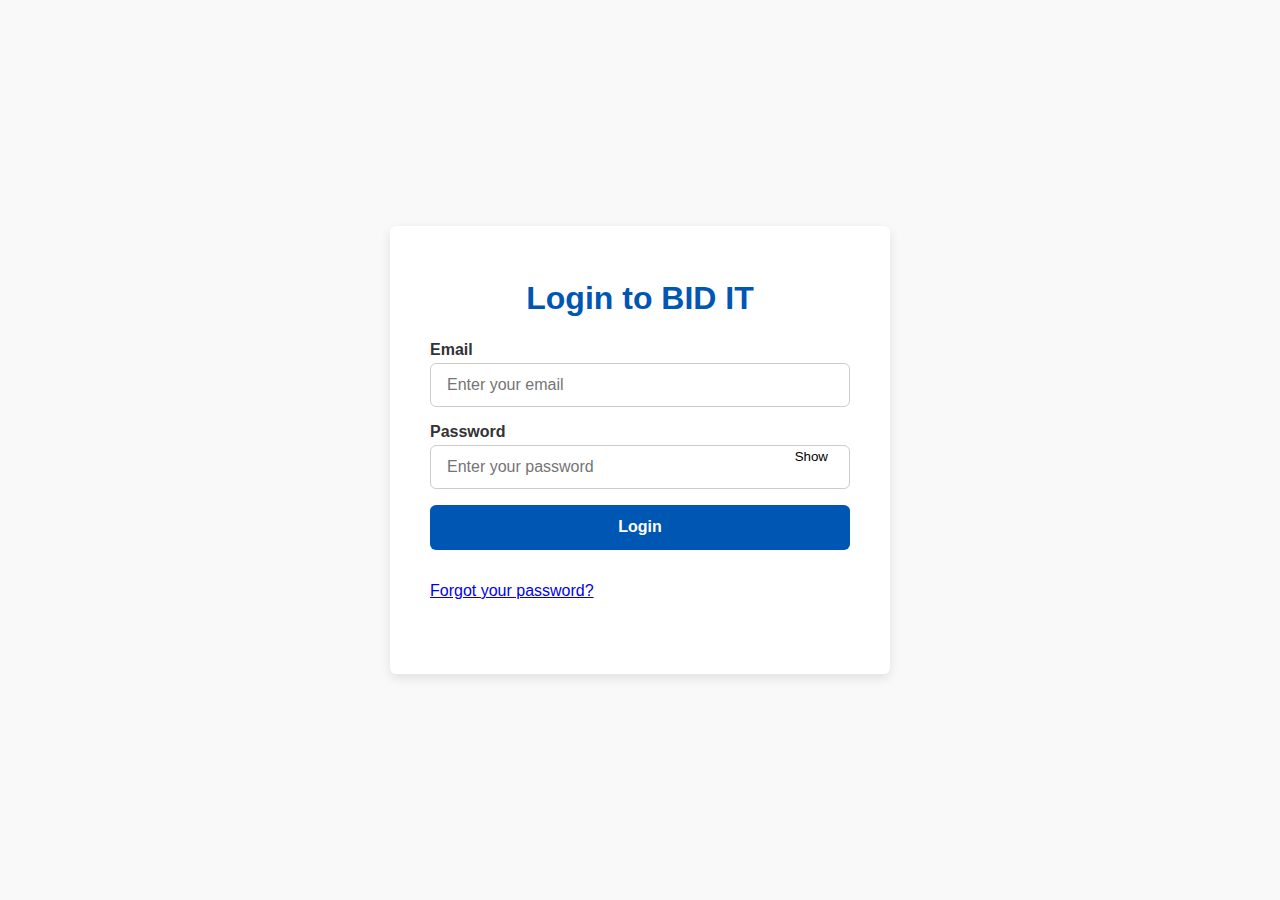
<file: Frontend/login.html>
<!DOCTYPE html>
<html lang="en">
<head>
  <meta charset="UTF-8" />
  <meta name="viewport" content="width=device-width, initial-scale=1" />
  <title>Login | BID IT</title>
  <link rel="stylesheet" href="login.css" />
</head>
<body>
  <main class="login-wrapper" role="main" aria-labelledby="loginTitle">
    <h1 id="loginTitle">Login to BID IT</h1>
    <form id="loginForm" novalidate>
      <div>
        <label for="email">Email</label>
        <input
          type="email"
          id="email"
          name="email"
          required
          placeholder="Enter your email"
          autocomplete="email"
        />
      </div>

      <div class="password-wrapper">
        <label for="password">Password</label>
        <input
          type="password"
          id="password"
          name="password"
          required
          placeholder="Enter your password"
          autocomplete="current-password"
        />
        <button
          type="button"
          class="toggle-password"
          aria-label="Toggle password visibility"
          aria-pressed="false"
        >Show</button>
      </div>

      <button type="submit">Login</button>

      <!-- Forgot password link -->
      <p class="forgot-password">
        <a href="#" id="forgotPasswordLink">Forgot your password?</a>
      </p>

      <div id="loginMessage" role="alert" aria-live="polite" class="message"></div>
    </form>
  </main>

  <!-- Password Reset Modal -->
  <div id="resetModal" class="modal" aria-hidden="true" role="dialog" aria-labelledby="resetModalTitle">
    <div class="modal-content">
      <span class="close-modal" role="button" aria-label="Close">&times;</span>
      <h2 id="resetModalTitle">Reset Password</h2>
      <form id="resetForm" novalidate>
        <label for="resetEmail">Enter your email</label>
        <input
          type="email"
          id="resetEmail"
          name="resetEmail"
          required
          placeholder="Your email"
        />
        <button type="submit">Send Reset Link</button>
        <div id="resetMessage" role="alert" aria-live="polite" class="message"></div>
      </form>
    </div>
  </div>

  <script src="login.js"></script>
</body>
</html>
</file>
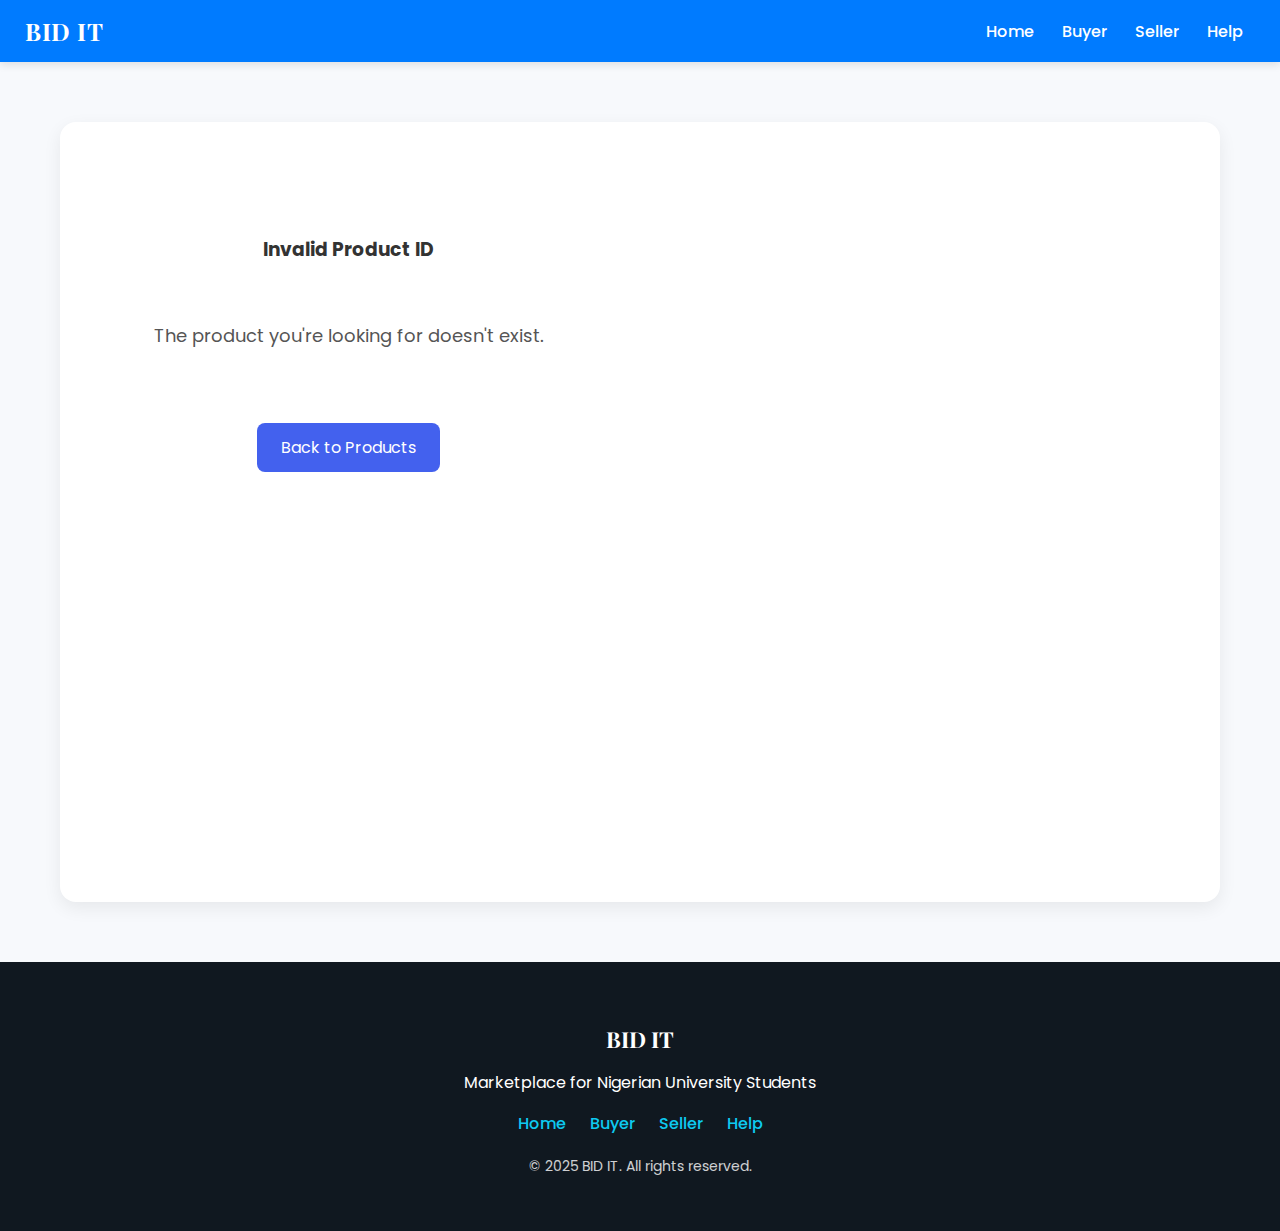
<file: Frontend/product.html>
<!DOCTYPE html>
<html lang="en">
<head>
  <meta charset="UTF-8" />
  <meta name="viewport" content="width=device-width, initial-scale=1" />
  <title>Product Details | BID IT</title>

  <!-- Google Fonts -->
  <link href="https://fonts.googleapis.com/css2?family=Playfair+Display:wght@400;600;700&family=Poppins:wght@400;500;600&display=swap" rel="stylesheet">

  <!-- Core Styles -->
  <link rel="stylesheet" href="https://www.w3schools.com/w3css/5/w3.css">
  <link rel="stylesheet" href="product.css" />

  <style>
    body {
      font-family: 'Poppins', sans-serif;
      background-color: #f7f9fc;
      margin: 0;
      padding: 0;
      color: #333;
    }

    /* NAVBAR */
    .navbar {
      background-color: #007BFF;
      color: white;
      padding: 15px 25px;
      display: flex;
      justify-content: space-between;
      align-items: center;
      box-shadow: 0 3px 8px rgba(0, 0, 0, 0.1);
    }

    .navbar h2 {
      font-family: 'Playfair Display', serif;
      margin: 0;
      font-size: 24px;
      letter-spacing: 0.5px;
    }

    .navbar a {
      color: white;
      text-decoration: none;
      margin: 0 12px;
      font-weight: 500;
      transition: opacity 0.3s;
    }

    .navbar a:hover {
      opacity: 0.8;
    }

    /* MAIN CONTAINER */
    .container {
      max-width: 1100px;
      margin: 60px auto;
      padding: 30px;
      background: white;
      border-radius: 16px;
      box-shadow: 0 6px 18px rgba(0, 0, 0, 0.07);
      transition: all 0.3s ease-in-out;
    }

    .container:hover {
      transform: translateY(-2px);
      box-shadow: 0 10px 25px rgba(0, 0, 0, 0.1);
    }

    #productContainer p {
      text-align: center;
      font-size: 18px;
      color: #555;
      padding: 40px 0;
    }

    /* FOOTER */
    .site-footer {
      background: #101820;
      color: #fff;
      padding: 40px 20px;
      text-align: center;
      margin-top: 60px;
    }

    .site-footer h3 {
      font-family: 'Playfair Display', serif;
      margin-bottom: 10px;
      font-size: 22px;
    }

    .site-footer a {
      color: #0dcaf0;
      text-decoration: none;
      margin: 0 10px;
      font-weight: 500;
    }

    .site-footer a:hover {
      text-decoration: underline;
    }

    .footer-bottom {
      margin-top: 20px;
      font-size: 14px;
      opacity: 0.8;
    }

    @media (max-width: 768px) {
      .container {
        margin: 30px 15px;
        padding: 20px;
      }
      .navbar {
        flex-direction: column;
        text-align: center;
      }
      .navbar h2 {
        margin-bottom: 10px;
      }
    }
  </style>
</head>

<body>
  <!-- Navbar -->
  <div class="navbar">
    <h2>BID IT</h2>
    <div class="nav-links">
      <a href="index.html">Home</a>
      <a href="buyerPage.html">Buyer</a>
      <a href="sellerPage.html">Seller</a>
      <a href="help.html">Help</a>
    </div>
  </div>

  <!-- Product Details Section -->
  <div class="container" id="productContainer">
    <p>Loading product details...</p>
  </div>

  <!-- Footer -->
  <footer class="site-footer">
    <h3>BID IT</h3>
    <p>Marketplace for Nigerian University Students</p>
    <div>
      <a href="index.html">Home</a>
      <a href="buyerPage.html">Buyer</a>
      <a href="sellerPage.html">Seller</a>
      <a href="help.html">Help</a>
    </div>
    <div class="footer-bottom">
      <p>&copy; 2025 BID IT. All rights reserved.</p>
    </div>
  </footer>

  <!-- Paystack Script -->
  <script src="https://js.paystack.co/v1/inline.js"></script>
  <script src="product.js"></script>
</body>
</html>
</file>
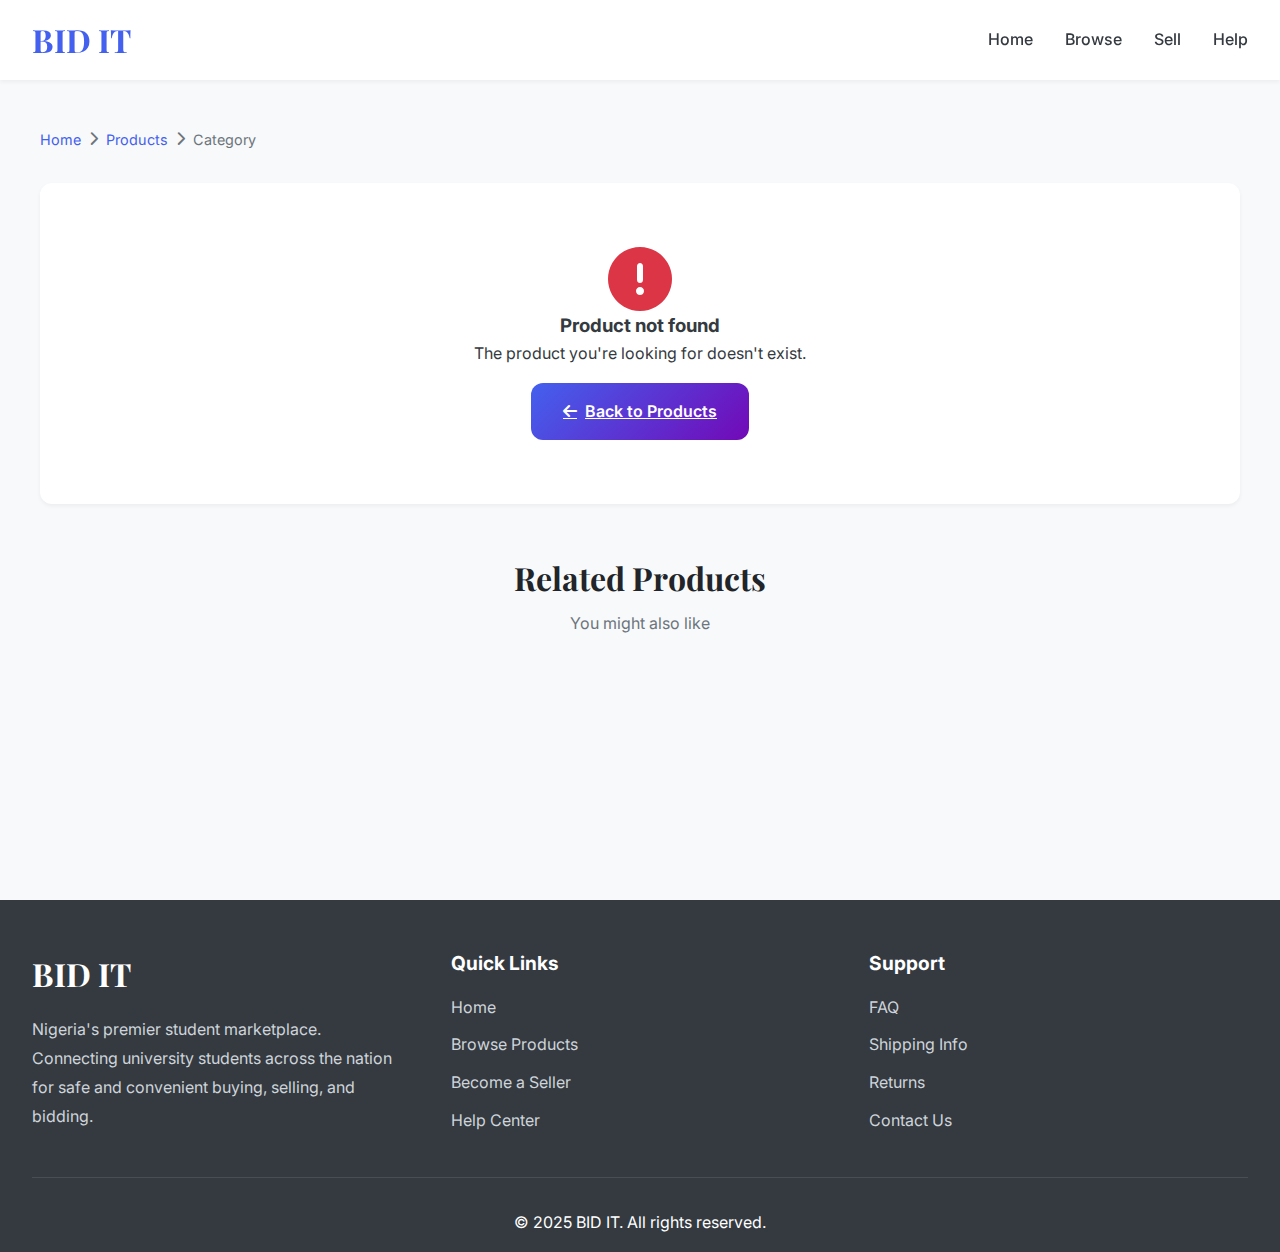
<file: Frontend/productDetail.html>
<!DOCTYPE html>
<html lang="en">
<head>
  <meta charset="UTF-8" />
  <meta name="viewport" content="width=device-width, initial-scale=1" />
  <title>Product Details | BID IT</title>
  <link href="https://fonts.googleapis.com/css2?family=Inter:wght@300;400;500;600;700;800&family=Playfair+Display:wght@400;600;700&display=swap" rel="stylesheet">
  <link rel="stylesheet" href="https://cdnjs.cloudflare.com/ajax/libs/font-awesome/6.4.0/css/all.min.css">
  <style>
    :root {
      --primary: #4361ee;
      --primary-dark: #3a56d4;
      --secondary: #7209b7;
      --accent: #f72585;
      --success: #28a745;
      --danger: #dc3545;
      --warning: #ffc107;
      --light: #f8f9fa;
      --dark: #212529;
      --gray-100: #f8f9fa;
      --gray-200: #e9ecef;
      --gray-300: #dee2e6;
      --gray-400: #ced4da;
      --gray-600: #6c757d;
      --gray-800: #343a40;
      --border-radius: 12px;
      --shadow-sm: 0 2px 4px rgba(0,0,0,0.05);
      --shadow-md: 0 4px 6px rgba(0,0,0,0.07);
      --shadow-lg: 0 10px 15px rgba(0,0,0,0.1);
      --transition: all 0.3s ease;
    }

    * {
      margin: 0;
      padding: 0;
      box-sizing: border-box;
    }

    body {
      font-family: 'Inter', -apple-system, BlinkMacSystemFont, 'Segoe UI', Roboto, Oxygen, Ubuntu, Cantarell, sans-serif;
      line-height: 1.6;
      color: var(--gray-800);
      background-color: var(--gray-100);
    }

    /* NAVBAR */
    .navbar {
      background-color: white;
      position: fixed;
      top: 0;
      width: 100%;
      z-index: 1000;
      box-shadow: var(--shadow-sm);
      padding: 1rem 0;
      height: 80px;
    }

    .navbar-container {
      display: flex;
      align-items: center;
      justify-content: space-between;
      max-width: 1400px;
      margin: 0 auto;
      padding: 0 2rem;
      height: 100%;
    }

    .navbar-brand {
      font-family: 'Playfair Display', serif;
      font-size: 2rem;
      color: var(--primary);
      font-weight: 700;
      text-decoration: none;
    }

    .navbar-links {
      display: flex;
      gap: 2rem;
      align-items: center;
    }

    .navbar-links a {
      color: var(--gray-800);
      text-decoration: none;
      font-weight: 500;
      transition: var(--transition);
      position: relative;
    }

    .navbar-links a::after {
      content: '';
      position: absolute;
      bottom: -5px;
      left: 0;
      width: 0;
      height: 2px;
      background-color: var(--primary);
      transition: var(--transition);
    }

    .navbar-links a:hover::after {
      width: 100%;
    }

    #hamburger {
      display: none;
      flex-direction: column;
      gap: 5px;
      cursor: pointer;
      padding: 0.75rem;
      background: var(--gray-100);
      border-radius: var(--border-radius);
      transition: var(--transition);
    }

    .bar {
      width: 30px;
      height: 3px;
      background-color: var(--gray-800);
      border-radius: 2px;
      transition: var(--transition);
    }

    /* MAIN CONTENT */
    .main-content {
      margin-top: 80px;
      min-height: calc(100vh - 80px);
      padding: 3rem 2rem;
    }

    .container {
      max-width: 1200px;
      margin: 0 auto;
    }

    /* BREADCRUMB */
    .breadcrumb {
      display: flex;
      align-items: center;
      gap: 0.5rem;
      margin-bottom: 2rem;
      font-size: 0.9rem;
      color: var(--gray-600);
    }

    .breadcrumb a {
      color: var(--primary);
      text-decoration: none;
    }

    .breadcrumb a:hover {
      text-decoration: underline;
    }

    /* PRODUCT SECTION */
    .product-section {
      background: white;
      border-radius: var(--border-radius);
      box-shadow: var(--shadow-sm);
      overflow: hidden;
    }

    .product-container {
      display: grid;
      grid-template-columns: 1fr 1fr;
      gap: 3rem;
      padding: 3rem;
    }

    /* PRODUCT GALLERY */
    .product-gallery {
      position: sticky;
      top: 100px;
      height: fit-content;
    }

    .main-image {
      width: 100%;
      height: 500px;
      border-radius: var(--border-radius);
      overflow: hidden;
      margin-bottom: 1rem;
      background: var(--gray-100);
    }

    .main-image img {
      width: 100%;
      height: 100%;
      object-fit: cover;
      transition: transform 0.5s ease;
    }

    .main-image:hover img {
      transform: scale(1.05);
    }

    .thumbnail-gallery {
      display: flex;
      gap: 0.75rem;
      overflow-x: auto;
    }

    .thumbnail {
      width: 80px;
      height: 80px;
      border-radius: var(--border-radius);
      overflow: hidden;
      cursor: pointer;
      border: 2px solid transparent;
      transition: var(--transition);
    }

    .thumbnail.active,
    .thumbnail:hover {
      border-color: var(--primary);
    }

    .thumbnail img {
      width: 100%;
      height: 100%;
      object-fit: cover;
    }

    /* PRODUCT DETAILS */
    .product-details {
      display: flex;
      flex-direction: column;
      gap: 1.5rem;
    }

    .product-title {
      font-family: 'Playfair Display', serif;
      font-size: 2.5rem;
      color: var(--dark);
      margin-bottom: 0.5rem;
    }

    .product-meta {
      display: flex;
      gap: 2rem;
      flex-wrap: wrap;
      padding: 1rem 0;
      border-bottom: 1px solid var(--gray-200);
    }

    .meta-item {
      display: flex;
      align-items: center;
      gap: 0.5rem;
      color: var(--gray-600);
    }

    .meta-item i {
      color: var(--primary);
    }

    .product-price {
      font-size: 2.5rem;
      font-weight: 700;
      color: var(--primary);
      margin: 1rem 0;
    }

    .price-label {
      font-size: 0.9rem;
      color: var(--gray-600);
      font-weight: 400;
    }

    .seller-info {
      background: var(--gray-100);
      padding: 1.5rem;
      border-radius: var(--border-radius);
      display: flex;
      align-items: center;
      gap: 1rem;
    }

    .seller-avatar {
      width: 60px;
      height: 60px;
      border-radius: 50%;
      background: linear-gradient(135deg, var(--primary), var(--secondary));
      display: flex;
      align-items: center;
      justify-content: center;
      color: white;
      font-size: 1.5rem;
      font-weight: 600;
    }

    .seller-details h4 {
      font-size: 1.1rem;
      margin-bottom: 0.25rem;
    }

    .seller-details p {
      color: var(--gray-600);
      font-size: 0.9rem;
    }

    .product-description {
      padding: 1.5rem 0;
      border-top: 1px solid var(--gray-200);
    }

    .product-description h3 {
      font-size: 1.3rem;
      margin-bottom: 1rem;
      font-family: 'Playfair Display', serif;
    }

    .product-description p {
      color: var(--gray-600);
      line-height: 1.8;
    }

    /* AUCTION SECTION */
    .auction-section {
      background: linear-gradient(135deg, #fff3cd, #fff);
      padding: 1.5rem;
      border-radius: var(--border-radius);
      border: 2px solid var(--warning);
    }

    .auction-header {
      display: flex;
      justify-content: space-between;
      align-items: center;
      margin-bottom: 1rem;
    }

    .auction-header h3 {
      font-size: 1.2rem;
      color: var(--dark);
    }

    .auction-timer {
      background: var(--warning);
      color: var(--dark);
      padding: 0.5rem 1rem;
      border-radius: 50px;
      font-weight: 600;
      font-size: 1rem;
    }

    .current-bid {
      font-size: 1.8rem;
      font-weight: 700;
      color: var(--warning);
      margin: 1rem 0;
    }

    .bid-form {
      display: flex;
      gap: 0.75rem;
      margin-top: 1rem;
    }

    .bid-form input {
      flex: 1;
      padding: 0.875rem;
      border: 2px solid var(--gray-300);
      border-radius: var(--border-radius);
      font-size: 1rem;
    }

    .bid-form input:focus {
      outline: none;
      border-color: var(--primary);
    }

    .bid-history {
      margin-top: 1.5rem;
      max-height: 300px;
      overflow-y: auto;
    }

    .bid-history h4 {
      font-size: 1rem;
      margin-bottom: 1rem;
      color: var(--gray-600);
    }

    .bid-item {
      display: flex;
      justify-content: space-between;
      align-items: center;
      padding: 0.75rem;
      background: white;
      border-radius: var(--border-radius);
      margin-bottom: 0.5rem;
    }

    .bid-item strong {
      color: var(--primary);
    }

    .bid-time {
      font-size: 0.85rem;
      color: var(--gray-600);
    }

    /* ACTION BUTTONS */
    .action-buttons {
      display: flex;
      gap: 1rem;
      margin-top: 2rem;
    }

    .btn {
      flex: 1;
      padding: 1rem 2rem;
      border-radius: var(--border-radius);
      font-weight: 600;
      font-size: 1rem;
      cursor: pointer;
      transition: var(--transition);
      border: none;
      display: flex;
      align-items: center;
      justify-content: center;
      gap: 0.5rem;
    }

    .btn-primary {
      background: linear-gradient(135deg, var(--primary), var(--secondary));
      color: white;
    }

    .btn-primary:hover {
      transform: translateY(-2px);
      box-shadow: var(--shadow-lg);
    }

    .btn-outline {
      background: white;
      color: var(--primary);
      border: 2px solid var(--primary);
    }

    .btn-outline:hover {
      background: var(--primary);
      color: white;
    }

    .btn-warning {
      background: var(--warning);
      color: var(--dark);
    }

    .btn-warning:hover {
      background: #e0a800;
      transform: translateY(-2px);
      box-shadow: var(--shadow-md);
    }

    /* RELATED PRODUCTS */
    .related-products {
      padding: 3rem 2rem;
    }

    .related-header {
      text-align: center;
      margin-bottom: 2rem;
    }

    .related-header h2 {
      font-family: 'Playfair Display', serif;
      font-size: 2rem;
      color: var(--dark);
      margin-bottom: 0.5rem;
    }

    .related-grid {
      display: grid;
      grid-template-columns: repeat(auto-fill, minmax(250px, 1fr));
      gap: 1.5rem;
      max-width: 1200px;
      margin: 0 auto;
    }

    .product-card {
      background: white;
      border-radius: var(--border-radius);
      overflow: hidden;
      box-shadow: var(--shadow-sm);
      transition: var(--transition);
      cursor: pointer;
    }

    .product-card:hover {
      transform: translateY(-5px);
      box-shadow: var(--shadow-lg);
    }

    .product-card-image {
      height: 200px;
      overflow: hidden;
      background: var(--gray-200);
    }

    .product-card-image img {
      width: 100%;
      height: 100%;
      object-fit: cover;
    }

    .product-card-info {
      padding: 1rem;
    }

    .product-card-title {
      font-weight: 600;
      margin-bottom: 0.5rem;
      white-space: nowrap;
      overflow: hidden;
      text-overflow: ellipsis;
    }

    .product-card-price {
      font-weight: 700;
      color: var(--primary);
      font-size: 1.2rem;
    }

    /* FOOTER */
    .site-footer {
      background-color: var(--gray-800);
      color: white;
      padding: 3rem 2rem 1rem;
    }

    .footer-content {
      display: grid;
      grid-template-columns: repeat(auto-fit, minmax(250px, 1fr));
      gap: 2.5rem;
      max-width: 1400px;
      margin: 0 auto 2rem;
    }

    .footer-brand h3 {
      color: white;
      font-family: 'Playfair Display', serif;
      font-size: 2rem;
      margin-bottom: 1rem;
    }

    .footer-brand p {
      color: var(--gray-400);
      line-height: 1.8;
    }

    .footer-links h4 {
      color: white;
      margin-bottom: 1rem;
      font-size: 1.2rem;
    }

    .footer-links a {
      display: block;
      color: var(--gray-400);
      text-decoration: none;
      margin-bottom: 0.75rem;
      transition: var(--transition);
    }

    .footer-links a:hover {
      color: var(--primary);
      padding-left: 0.5rem;
    }

    .footer-bottom {
      text-align: center;
      padding-top: 2rem;
      border-top: 1px solid rgba(255,255,255,0.1);
      color: var(--gray-500);
      max-width: 1400px;
      margin: 0 auto;
    }

    /* LOADING STATE */
    .loading {
      display: flex;
      flex-direction: column;
      align-items: center;
      justify-content: center;
      padding: 4rem;
      color: var(--gray-600);
    }

    .spinner {
      border: 4px solid var(--gray-200);
      border-top: 4px solid var(--primary);
      border-radius: 50%;
      width: 50px;
      height: 50px;
      animation: spin 1s linear infinite;
      margin-bottom: 1rem;
    }

    @keyframes spin {
      0% { transform: rotate(0deg); }
      100% { transform: rotate(360deg); }
    }

    /* RESPONSIVE */
    @media (max-width: 1024px) {
      .product-container {
        grid-template-columns: 1fr;
        gap: 2rem;
      }

      .product-gallery {
        position: static;
      }

      .main-image {
        height: 400px;
      }
    }

    @media (max-width: 768px) {
      .navbar-container {
        padding: 0 1rem;
      }

      .navbar-links {
        display: none;
      }

      #hamburger {
        display: flex;
      }

      .main-content {
        padding: 2rem 1rem;
      }

      .product-container {
        padding: 1.5rem;
      }

      .product-title {
        font-size: 2rem;
      }

      .product-price {
        font-size: 2rem;
      }

      .action-buttons {
        flex-direction: column;
      }

      .btn {
        width: 100%;
      }

      .related-grid {
        grid-template-columns: repeat(auto-fill, minmax(200px, 1fr));
      }
    }

    @media (max-width: 480px) {
      .product-title {
        font-size: 1.5rem;
      }

      .main-image {
        height: 300px;
      }

      .bid-form {
        flex-direction: column;
      }
    }
  </style>
</head>
<body>
  <!-- NAVBAR -->
  <nav class="navbar">
    <div class="navbar-container">
      <a href="index.html" class="navbar-brand">BID IT</a>
      
      <div id="hamburger">
        <div class="bar"></div>
        <div class="bar"></div>
        <div class="bar"></div>
      </div>

      <div class="navbar-links">
        <a href="index.html">Home</a>
        <a href="buyerPage.html">Browse</a>
        <a href="sellerPage.html">Sell</a>
        <a href="help.html">Help</a>
      </div>
    </div>
  </nav>

  <!-- MAIN CONTENT -->
  <div class="main-content">
    <div class="container">
      <!-- BREADCRUMB -->
      <div class="breadcrumb">
        <a href="index.html">Home</a>
        <i class="fas fa-chevron-right"></i>
        <a href="buyerPage.html">Products</a>
        <i class="fas fa-chevron-right"></i>
        <span id="breadcrumbCategory">Category</span>
      </div>

      <!-- PRODUCT SECTION -->
      <div class="product-section" id="productContainer">
        <div class="loading">
          <div class="spinner"></div>
          <p>Loading product details...</p>
        </div>
      </div>

      <!-- RELATED PRODUCTS -->
      <div class="related-products">
        <div class="related-header">
          <h2>Related Products</h2>
          <p style="color: var(--gray-600);">You might also like</p>
        </div>
        <div class="related-grid" id="relatedProductsGrid">
          <!-- Related products will be loaded here -->
        </div>
      </div>
    </div>
  </div>

  <!-- FOOTER -->
  <footer class="site-footer">
    <div class="footer-content">
      <div class="footer-brand">
        <h3>BID IT</h3>
        <p>Nigeria's premier student marketplace. Connecting university students across the nation for safe and convenient buying, selling, and bidding.</p>
      </div>

      <div class="footer-links">
        <h4>Quick Links</h4>
        <a href="index.html">Home</a>
        <a href="buyerPage.html">Browse Products</a>
        <a href="sellerPage.html">Become a Seller</a>
        <a href="help.html">Help Center</a>
      </div>

      <div class="footer-links">
        <h4>Support</h4>
        <a href="#">FAQ</a>
        <a href="#">Shipping Info</a>
        <a href="#">Returns</a>
        <a href="#">Contact Us</a>
      </div>
    </div>

    <div class="footer-bottom">
      <p>&copy; 2025 BID IT. All rights reserved.</p>
    </div>
  </footer>

  <!-- Toast Container -->
  <div id="toastContainer" style="position: fixed; top: 100px; right: 2rem; z-index: 4000;"></div>

  <!-- Paystack Script -->
  <script src="https://js.paystack.co/v1/inline.js"></script>
  
  <script>
    // Use the main.js functions
    const API_BASE_URL = 'http://localhost:5000/api';
    
    // Get product ID from URL
    const urlParams = new URLSearchParams(window.location.search);
    const productId = urlParams.get('id');

    if (!productId) {
      document.getElementById('productContainer').innerHTML = `
        <div style="text-align: center; padding: 4rem;">
          <i class="fas fa-exclamation-circle" style="font-size: 4rem; color: var(--danger);"></i>
          <h3>Product not found</h3>
          <p>The product you're looking for doesn't exist.</p>
          <a href="buyerPage.html" class="btn btn-primary" style="display: inline-flex; margin-top: 1rem;">
            <i class="fas fa-arrow-left"></i> Back to Products
          </a>
        </div>
      `;
    } else {
      // This will use the loadProductDetail function from main.js
      loadProductDetail();
    }
  </script>
  <script src="buyerPage.js"></script>
</body>
</html>
</file>
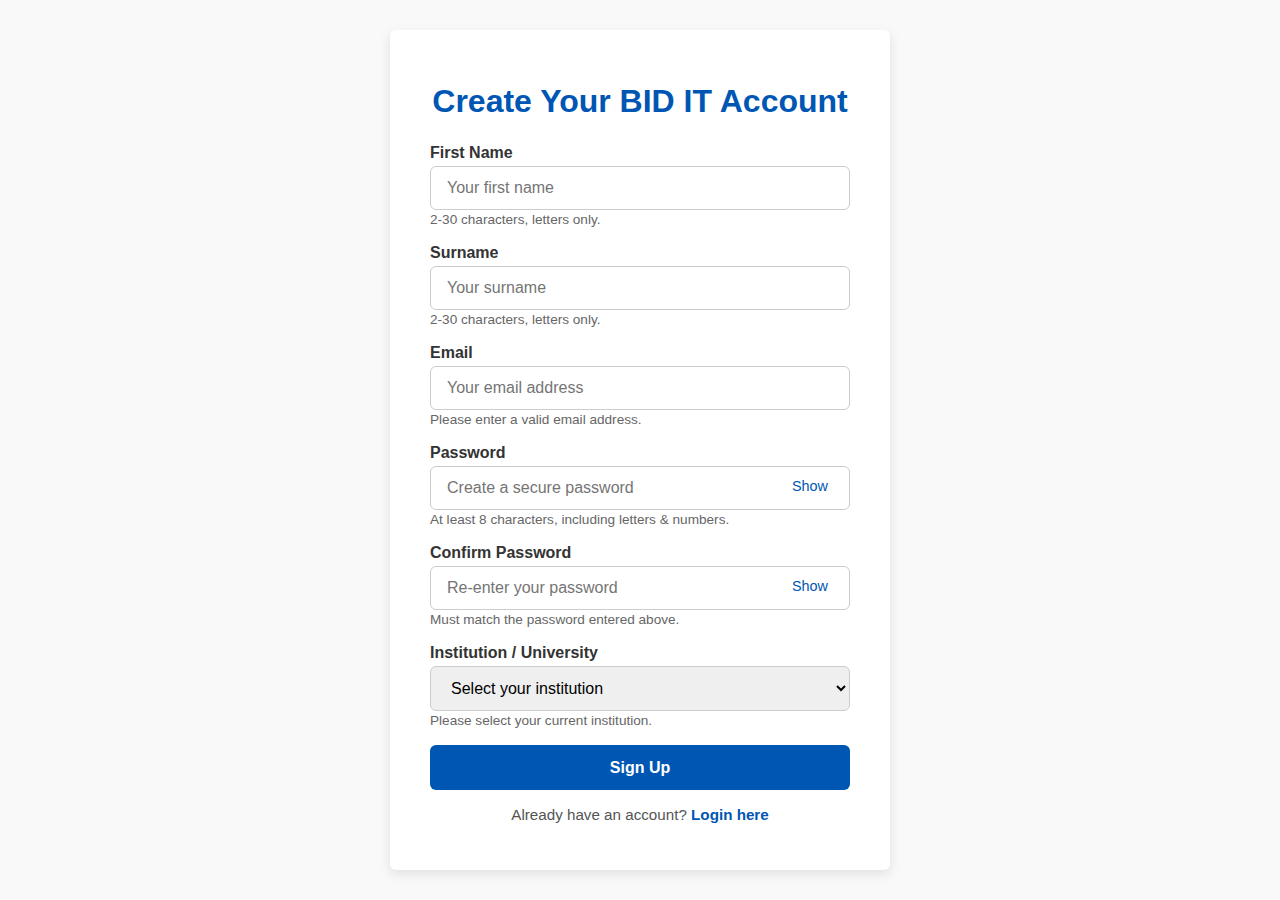
<file: Frontend/signup.html>
<!DOCTYPE html>
<html lang="en">
<head>
  <meta charset="UTF-8" />
  <meta name="viewport" content="width=device-width, initial-scale=1" />
  <title>Sign Up | BID IT</title>
  <link rel="stylesheet" href="signup.css" />
</head>
<body>
  <main class="signup-wrapper" role="main" aria-labelledby="signupTitle">
    <h1 id="signupTitle">Create Your BID IT Account</h1>
    <form id="signupForm" novalidate>
      <div>
        <label for="firstname">First Name</label>
        <input
          type="text"
          id="firstname"
          name="firstname"
          minlength="2"
          maxlength="30"
          required
          aria-describedby="firstnameHelp"
          placeholder="Your first name"
          autocomplete="given-name"
        />
        <small id="firstnameHelp">2-30 characters, letters only.</small>
      </div>

      <div>
        <label for="surname">Surname</label>
        <input
          type="text"
          id="surname"
          name="surname"
          minlength="2"
          maxlength="30"
          required
          aria-describedby="surnameHelp"
          placeholder="Your surname"
          autocomplete="family-name"
        />
        <small id="surnameHelp">2-30 characters, letters only.</small>
      </div>

      <!-- New Email field added here -->
      <div>
        <label for="email">Email</label>
        <input
          type="email"
          id="email"
          name="email"
          required
          aria-describedby="emailHelp"
          placeholder="Your email address"
          autocomplete="email"
        />
        <small id="emailHelp">Please enter a valid email address.</small>
      </div>

      <div class="password-wrapper">
        <label for="password">Password</label>
        <input
          type="password"
          id="password"
          name="password"
          minlength="8"
          required
          aria-describedby="passwordHelp"
          placeholder="Create a secure password"
          autocomplete="new-password"
        />
        <button
          type="button"
          class="toggle-password"
          aria-label="Toggle password visibility"
          aria-pressed="false"
          tabindex="0"
        >Show</button>
        <small id="passwordHelp">At least 8 characters, including letters & numbers.</small>
      </div>

      <div class="password-wrapper">
        <label for="confirmPassword">Confirm Password</label>
        <input
          type="password"
          id="confirmPassword"
          name="confirmPassword"
          minlength="8"
          required
          aria-describedby="confirmPasswordHelp"
          placeholder="Re-enter your password"
          autocomplete="new-password"
        />
        <button
          type="button"
          class="toggle-password confirm-toggle"
          aria-label="Toggle confirm password visibility"
          aria-pressed="false"
          tabindex="0"
        >Show</button>
        <small id="confirmPasswordHelp">Must match the password entered above.</small>
      </div>

      <div>
        <label for="institution">Institution / University</label>
        <select id="institution" name="institution" required aria-describedby="institutionHelp">
          <option value="" disabled selected>Select your institution</option>
          <option value="uniben">University of Benin</option>
          <option value="abuja">University of Abuja</option>
          <option value="abu">Ahmadu Bello University, Zaria</option>
          <option value="abubakar_tafawa_balewa">Abubakar Tafawa Balewa University, Bauchi</option>
          <option value="bauchi_polytechnic">Federal University of Technology, Bauchi</option>
          <option value="benue">Federal University of Agriculture, Makurdi</option>
          <option value="calabar">University of Calabar</option>
          <option value="federal_polytechnic_ondo">Federal University of Technology, Akure</option>
          <!-- Add more universities as needed -->
        </select>
        <small id="institutionHelp">Please select your current institution.</small>
      </div>

      <button type="submit">Sign Up</button>
    </form>

    <div id="formMessage" role="alert" aria-live="polite" class="message"></div>
    <p class="form-footer">
        Already have an account?
        <a href="login.html">Login here</a>
    </p>
      
  </main>
  <script src="signup.js"></script>
</body>
</html>
</file>
<file: Frontend/login.css>
:root {
    --primary-color: #0056b3;
    --primary-color-hover: #004494;
    --error-color: #d93025;
    --font-family: 'Segoe UI', Tahoma, Geneva, Verdana, sans-serif;
    --input-padding: 0.75rem 1rem;
    --border-radius: 6px;
  }
  
  body {
    font-family: var(--font-family);
    background-color: #f9f9f9;
    margin: 0;
    padding: 0;
    display: flex;
    justify-content: center;
    align-items: center;
    min-height: 100vh;
  }
  
  .login-wrapper {
    background: #fff;
    padding: 2rem 2.5rem;
    border-radius: var(--border-radius);
    box-shadow: 0 4px 12px rgba(0,0,0,0.1);
    max-width: 420px;
    width: 100%;
  }
  
  h1 {
    margin-bottom: 1.5rem;
    color: var(--primary-color);
    font-weight: 700;
    text-align: center;
  }
  
  form {
    display: flex;
    flex-direction: column;
    gap: 1rem;
  }
  
  label {
    font-weight: 600;
    color: #333;
    display: block;
    margin-bottom: 0.25rem;
  }
  
  input[type="email"],
  input[type="password"] {
    padding: var(--input-padding);
    font-size: 1rem;
    border: 1px solid #ccc;
    border-radius: var(--border-radius);
    transition: border-color 0.3s ease;
    width: 100%;
    box-sizing: border-box;
  }
  
  input:focus {
    outline: none;
    border-color: var(--primary-color);
    box-shadow: 0 0 5px var(--primary-color);
  }

  button[type="submit"] {
    background-color: var(--primary-color);
    color: white;
    padding: 0.85rem;
    font-size: 1rem;
    border: none;
    border-radius: var(--border-radius);
    cursor: pointer;
    font-weight: 700;
    transition: background-color 0.3s ease;
  }
  
  button[type="submit"]:hover,
  button[type="submit"]:focus {
    background-color: var(--primary-color-hover);
    outline: none;
  }
  
  .password-wrapper {
    position: relative;
  }
  
  .toggle-password {
    position: absolute;
    right: 1rem;
    top: 50%;
    transform: translateY(-50%);
    background: none;
    border: none;
    cursor: pointer;
  }

  /* Modal container - hidden by default */
.modal {
  display: none; /* hidden by default */
  position: fixed;
  z-index: 10000;
  left: 0;
  top: 0;
  width: 100%;
  height: 100%;
  overflow: auto;
  background-color: rgba(0,0,0,0.6); /* overlay */
}

/* Modal content box */
.modal-content {
  background-color: #fff;
  margin: 10% auto; /* center vertically */
  padding: 30px;
  border: 1px solid #888;
  width: 90%;
  max-width: 400px;
  border-radius: 8px;
  position: relative;
  animation: fadeIn 0.4s;
}

/* Close button */
.close-modal {
  position: absolute;
  top: 15px;
  right: 20px;
  font-size: 28px;
  color: #333;
  cursor: pointer;
}

/* Animations */
@keyframes fadeIn {
  from {opacity: 0;}
  to {opacity: 1;}
}

/* Optional: style message alerts */
.message {
  color: #e74c3c; /* red for error messages */
  font-size: 14px;
  margin-top: 10px;
}
</file>
<file: Frontend/product.css>
body {
  font-family: 'Playfair Display', serif;
  background-color: #f9f9f9;
  margin: 0;
  padding: 0;
  color: #222;
}

.container {
  max-width: 1200px;
  height: 80vh;
  margin: 60px auto;
  background: #fff;
  border-radius: 12px;
  box-shadow: 0 4px 20px rgba(0, 0, 0, 0.08);
  display: flex;
  overflow: hidden;
}

.product-image {
  flex: 1;
  height: 100%;
  overflow: hidden;
  position: relative;
}

.product-image img {
  width: 100%;
  height: 100%;
  object-fit: cover; /* full coverage */
}

.product-info {
  flex: 1;
  padding: 60px;
  display: flex;
  flex-direction: column;
  justify-content: center;
}

.product-info h2 {
  font-size: 42px;
  font-weight: 600;
  margin-bottom: 20px;
  color: #000;
}

.product-info p {
  font-size: 18px;
  line-height: 1.6;
  margin: 8px 0;
  color: #444;
}

.price {
  font-size: 28px;
  font-weight: bold;
  color: #b49c73;
  margin: 30px 0;
}

.action-buttons {
  margin-top: 40px;
  display: flex;
  gap: 20px;
}

.action-buttons button,
.action-buttons input[type="submit"] {
  font-size: 18px;
  padding: 16px 32px;
  border: none;
  border-radius: 50px;
  cursor: pointer;
  font-weight: 500;
  transition: all 0.4s cubic-bezier(0.4, 0, 0.2, 1);
  box-shadow: 0 8px 20px rgba(0, 0, 0, 0.15);
}

.place-bid-btn {
  background-color: #000;
  color: #fff;
}

.place-bid-btn:hover {
  background-color: #333;
  transform: translateY(-4px) scale(1.02);
}

.buy-now-btn {
  background-color: #b49c73;
  color: white;
}

.buy-now-btn:hover {
  background-color: #a2885a;
  transform: translateY(-4px) scale(1.02);
}

.bid-form input {
  font-size: 18px;
  padding: 14px;
  width: 100%;
  margin-bottom: 20px;
  border: 1px solid #ccc;
  border-radius: 8px;
  transition: border-color 0.3s;
}

.bid-form input:focus {
  border-color: #b49c73;
  outline: none;
}

@media (max-width: 992px) {
  .container {
    flex-direction: column;
    height: auto;
  }

  .product-image,
  .product-info {
    flex: unset;
    height: auto;
  }

  .product-info {
    padding: 30px;
  }
}
</file>
<file: Frontend/signup.css>
:root {
    --primary-color: #0056b3;
    --primary-color-hover: #004494;
    --error-color: #d93025;
    --success-color: #188038;
    --font-family: 'Segoe UI', Tahoma, Geneva, Verdana, sans-serif;
    --input-padding: 0.75rem 1rem;
    --border-radius: 6px;
  }
  
  body {
    font-family: var(--font-family);
    background-color: #f9f9f9;
    margin: 0;
    padding: 0;
    display: flex;
    justify-content: center;
    align-items: center;
    min-height: 100vh;
  }
  
  .signup-wrapper {
    background: #fff;
    padding: 2rem 2.5rem;
    border-radius: var(--border-radius);
    box-shadow: 0 4px 12px rgba(0,0,0,0.1);
    max-width: 420px;
    width: 100%;
  }
  
  h1 {
    margin-bottom: 1.5rem;
    color: var(--primary-color);
    font-weight: 700;
    text-align: center;
  }
  
  form {
    display: flex;
    flex-direction: column;
    gap: 1rem;
  }
  
  label {
    font-weight: 600;
    margin-bottom: 0.25rem;
    color: #333;
    display: block;
  }
  
  input[type="text"],
  input[type="password"],
  input[type="email"],
  select {
    padding: var(--input-padding);
    font-size: 1rem;
    border: 1px solid #ccc;
    border-radius: var(--border-radius);
    transition: border-color 0.3s ease;
    width: 100%;
    box-sizing: border-box;
  }
  
  input[type="text"]:focus,
  input[type="password"]:focus,
  input[type="email"]:focus,
  select:focus {
    outline: none;
    border-color: var(--primary-color);
    box-shadow: 0 0 5px var(--primary-color);
  }
  
  .password-wrapper {
    position: relative;
  }
  
  .toggle-password {
    position: absolute;
    right: 1rem;
    top: 50%;
    transform: translateY(-50%);
    background: none;
    border: none;
    cursor: pointer;
    font-size: 0.9rem;
    color: var(--primary-color);
    user-select: none;
  }
  
  button[type="submit"] {
    background-color: var(--primary-color);
    color: white;
    padding: 0.85rem;
    font-size: 1rem;
    border: none;
    border-radius: var(--border-radius);
    cursor: pointer;
    font-weight: 700;
    transition: background-color 0.3s ease;
  }
  
  button[type="submit"]:hover,
  button[type="submit"]:focus {
    background-color: var(--primary-color-hover);
    outline: none;
  }
  
  .message {
    margin-top: 1rem;
    font-weight: 600;
    text-align: center;
  }
  
  .message.error {
    color: var(--error-color);
  }
  
  .message.success {
    color: var(--success-color);
  }
  
  small {
    color: #666;
    font-size: 0.85rem;
  }
  
  @media (max-width: 480px) {
    .signup-wrapper {
      padding: 1.5rem 1.5rem;
    }
  }

  .form-footer {
    margin-top: 1rem;
    text-align: center;
    font-size: 0.95rem;
    color: #555;
  }
  
  .form-footer a {
    color: var(--primary-color);
    text-decoration: none;
    font-weight: 600;
  }
  
  .form-footer a:hover {
    text-decoration: underline;
  }
</file>
